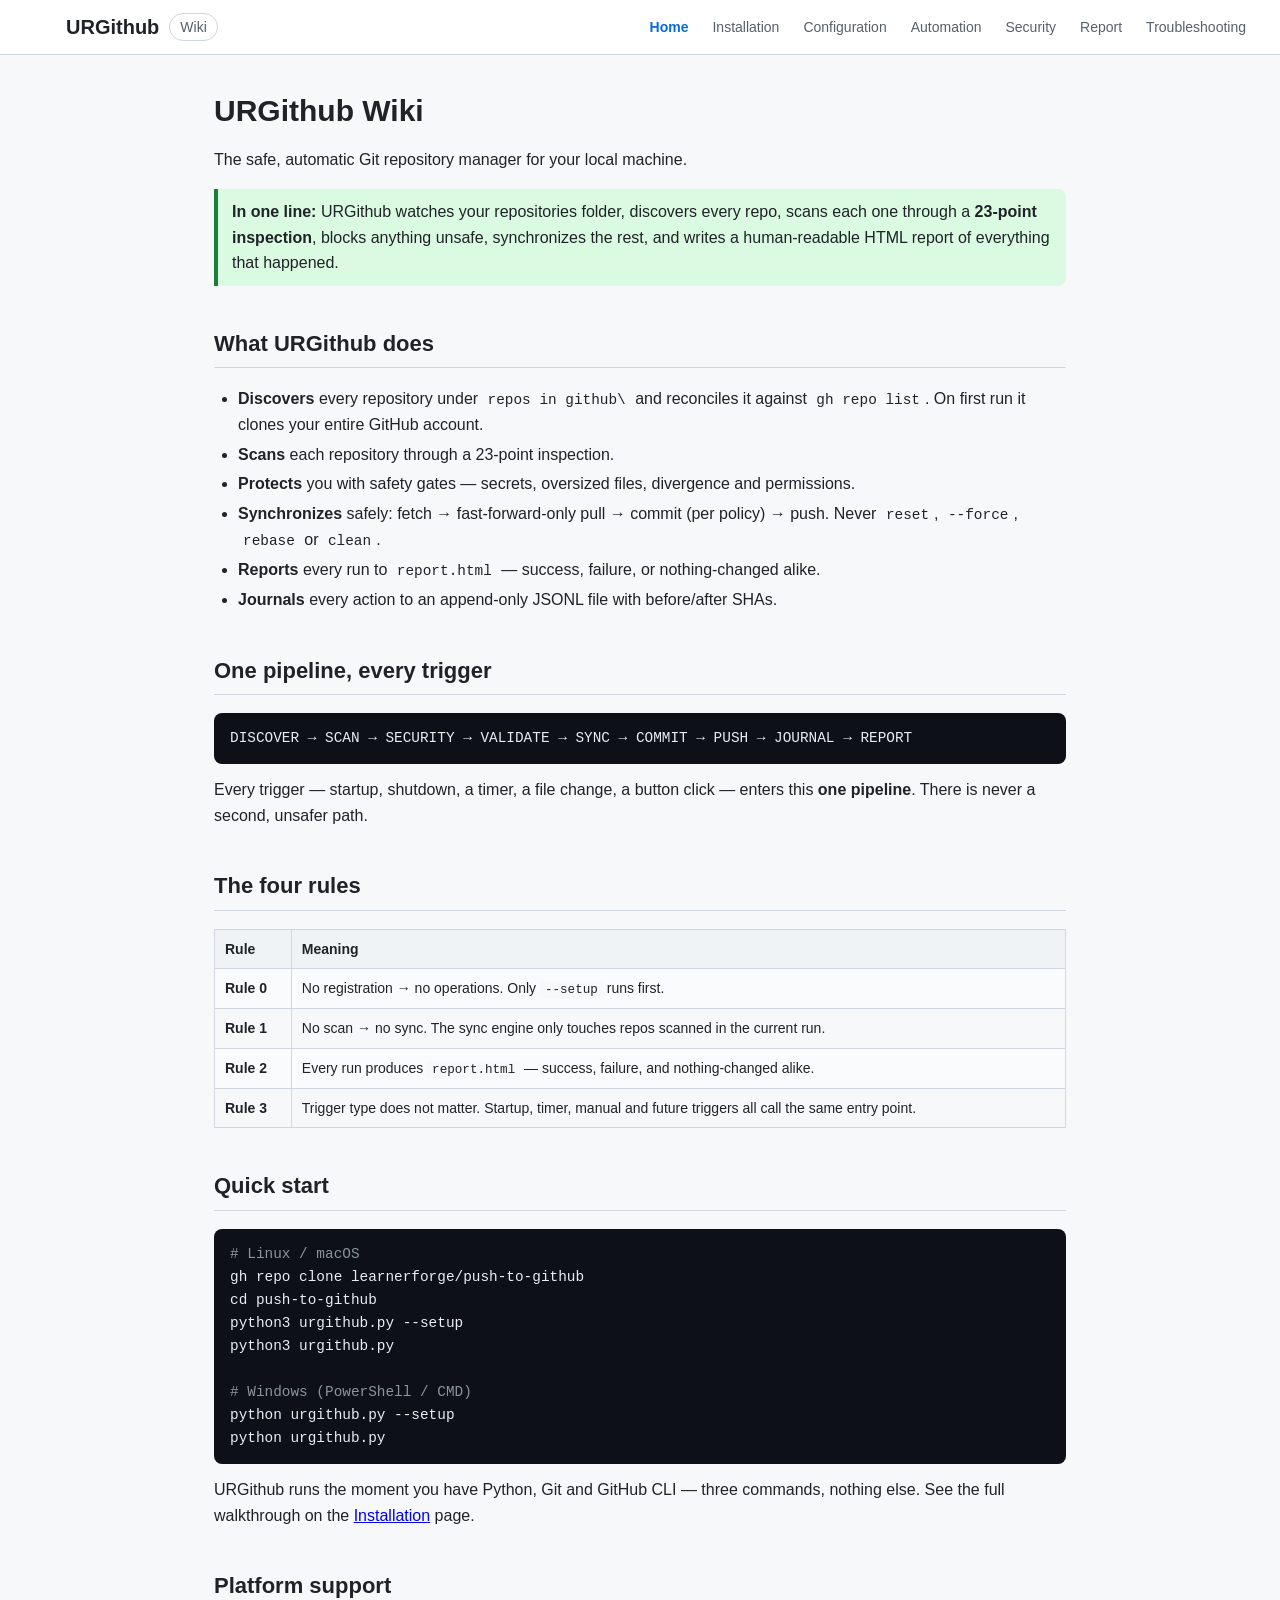
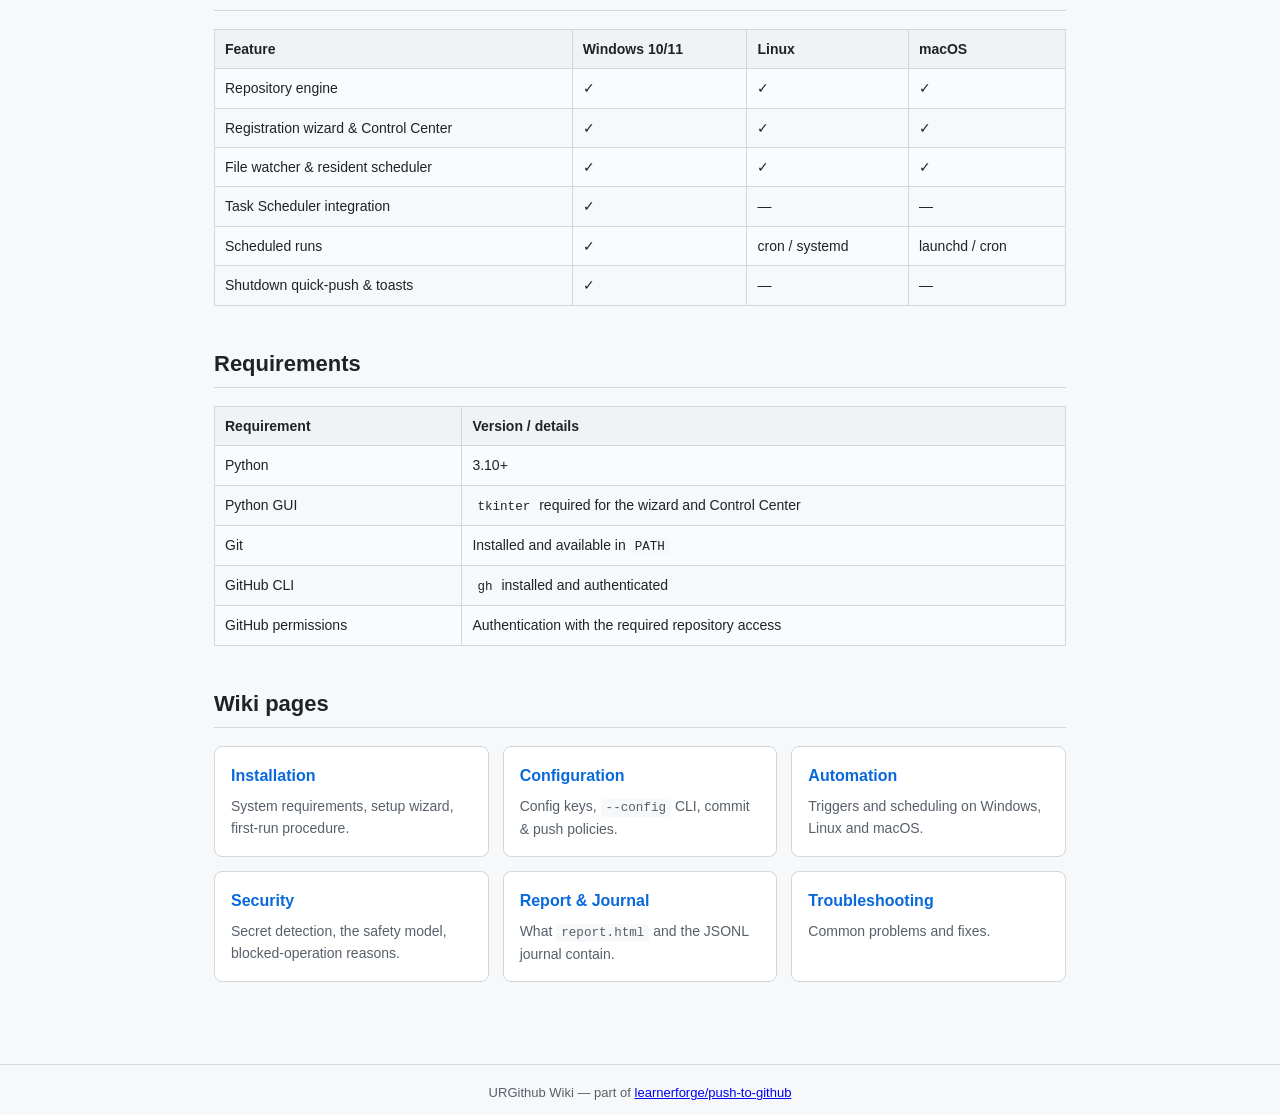
<file: wiki/index.html>
<!DOCTYPE html>
<html lang="en">
<head>
  <meta charset="utf-8">
  <meta name="viewport" content="width=device-width, initial-scale=1">
  <title>Home — URGithub Wiki</title>
  <link rel="stylesheet" href="style.css">
</head>
<body>
<header>
  <a class="brand" href="index.html"><img src="../assets/urgithub.svg" alt="URGithub icon"> URGithub <span class="wiki">Wiki</span></a>
  <nav>
    <a href="index.html" aria-current="page">Home</a>
    <a href="installation.html">Installation</a>
    <a href="configuration.html">Configuration</a>
    <a href="automation.html">Automation</a>
    <a href="security.html">Security</a>
    <a href="report.html">Report</a>
    <a href="troubleshooting.html">Troubleshooting</a>
  </nav>
</header>

<main>
  <h1>URGithub Wiki</h1>
  <p>The safe, automatic Git repository manager for your local machine.</p>

  <div class="callout ok">
    <strong>In one line:</strong> URGithub watches your repositories folder, discovers every repo, scans each one
    through a <strong>23-point inspection</strong>, blocks anything unsafe, synchronizes the rest, and writes a
    human-readable HTML report of everything that happened.
  </div>

  <h2>What URGithub does</h2>
  <ul>
    <li><strong>Discovers</strong> every repository under <code>repos in github\</code> and reconciles it against <code>gh repo list</code>. On first run it clones your entire GitHub account.</li>
    <li><strong>Scans</strong> each repository through a 23-point inspection.</li>
    <li><strong>Protects</strong> you with safety gates — secrets, oversized files, divergence and permissions.</li>
    <li><strong>Synchronizes</strong> safely: fetch → fast-forward-only pull → commit (per policy) → push. Never <code>reset</code>, <code>--force</code>, <code>rebase</code> or <code>clean</code>.</li>
    <li><strong>Reports</strong> every run to <code>report.html</code> — success, failure, or nothing-changed alike.</li>
    <li><strong>Journals</strong> every action to an append-only JSONL file with before/after SHAs.</li>
  </ul>

  <h2>One pipeline, every trigger</h2>
  <pre><code>DISCOVER → SCAN → SECURITY → VALIDATE → SYNC → COMMIT → PUSH → JOURNAL → REPORT</code></pre>
  <p>Every trigger — startup, shutdown, a timer, a file change, a button click — enters this <strong>one pipeline</strong>. There is never a second, unsafer path.</p>

  <h2>The four rules</h2>
  <table>
    <tr><th>Rule</th><th>Meaning</th></tr>
    <tr><td><strong>Rule 0</strong></td><td>No registration → no operations. Only <code>--setup</code> runs first.</td></tr>
    <tr><td><strong>Rule 1</strong></td><td>No scan → no sync. The sync engine only touches repos scanned in the current run.</td></tr>
    <tr><td><strong>Rule 2</strong></td><td>Every run produces <code>report.html</code> — success, failure, and nothing-changed alike.</td></tr>
    <tr><td><strong>Rule 3</strong></td><td>Trigger type does not matter. Startup, timer, manual and future triggers all call the same entry point.</td></tr>
  </table>

  <h2>Quick start</h2>
  <pre><code><span class="c"># Linux / macOS</span>
gh repo clone learnerforge/push-to-github
cd push-to-github
python3 urgithub.py --setup
python3 urgithub.py

<span class="c"># Windows (PowerShell / CMD)</span>
python urgithub.py --setup
python urgithub.py</code></pre>
  <p>URGithub runs the moment you have Python, Git and GitHub CLI — three commands, nothing else. See the full walkthrough on the <a href="installation.html">Installation</a> page.</p>

  <h2>Platform support</h2>
  <table>
    <tr><th>Feature</th><th>Windows 10/11</th><th>Linux</th><th>macOS</th></tr>
    <tr><td>Repository engine</td><td>✓</td><td>✓</td><td>✓</td></tr>
    <tr><td>Registration wizard &amp; Control Center</td><td>✓</td><td>✓</td><td>✓</td></tr>
    <tr><td>File watcher &amp; resident scheduler</td><td>✓</td><td>✓</td><td>✓</td></tr>
    <tr><td>Task Scheduler integration</td><td>✓</td><td>—</td><td>—</td></tr>
    <tr><td>Scheduled runs</td><td>✓</td><td>cron / systemd</td><td>launchd / cron</td></tr>
    <tr><td>Shutdown quick-push &amp; toasts</td><td>✓</td><td>—</td><td>—</td></tr>
  </table>

  <h2>Requirements</h2>
  <table>
    <tr><th>Requirement</th><th>Version / details</th></tr>
    <tr><td>Python</td><td>3.10+</td></tr>
    <tr><td>Python GUI</td><td><code>tkinter</code> required for the wizard and Control Center</td></tr>
    <tr><td>Git</td><td>Installed and available in <code>PATH</code></td></tr>
    <tr><td>GitHub CLI</td><td><code>gh</code> installed and authenticated</td></tr>
    <tr><td>GitHub permissions</td><td>Authentication with the required repository access</td></tr>
  </table>

  <h2>Wiki pages</h2>
  <div class="grid">
    <div class="card"><h3><a href="installation.html">Installation</a></h3><p>System requirements, setup wizard, first-run procedure.</p></div>
    <div class="card"><h3><a href="configuration.html">Configuration</a></h3><p>Config keys, <code>--config</code> CLI, commit &amp; push policies.</p></div>
    <div class="card"><h3><a href="automation.html">Automation</a></h3><p>Triggers and scheduling on Windows, Linux and macOS.</p></div>
    <div class="card"><h3><a href="security.html">Security</a></h3><p>Secret detection, the safety model, blocked-operation reasons.</p></div>
    <div class="card"><h3><a href="report.html">Report &amp; Journal</a></h3><p>What <code>report.html</code> and the JSONL journal contain.</p></div>
    <div class="card"><h3><a href="troubleshooting.html">Troubleshooting</a></h3><p>Common problems and fixes.</p></div>
  </div>
</main>

<footer>URGithub Wiki — part of <a href="https://github.com/learnerforge/push-to-github">learnerforge/push-to-github</a></footer>
</body>
</html>
</file>
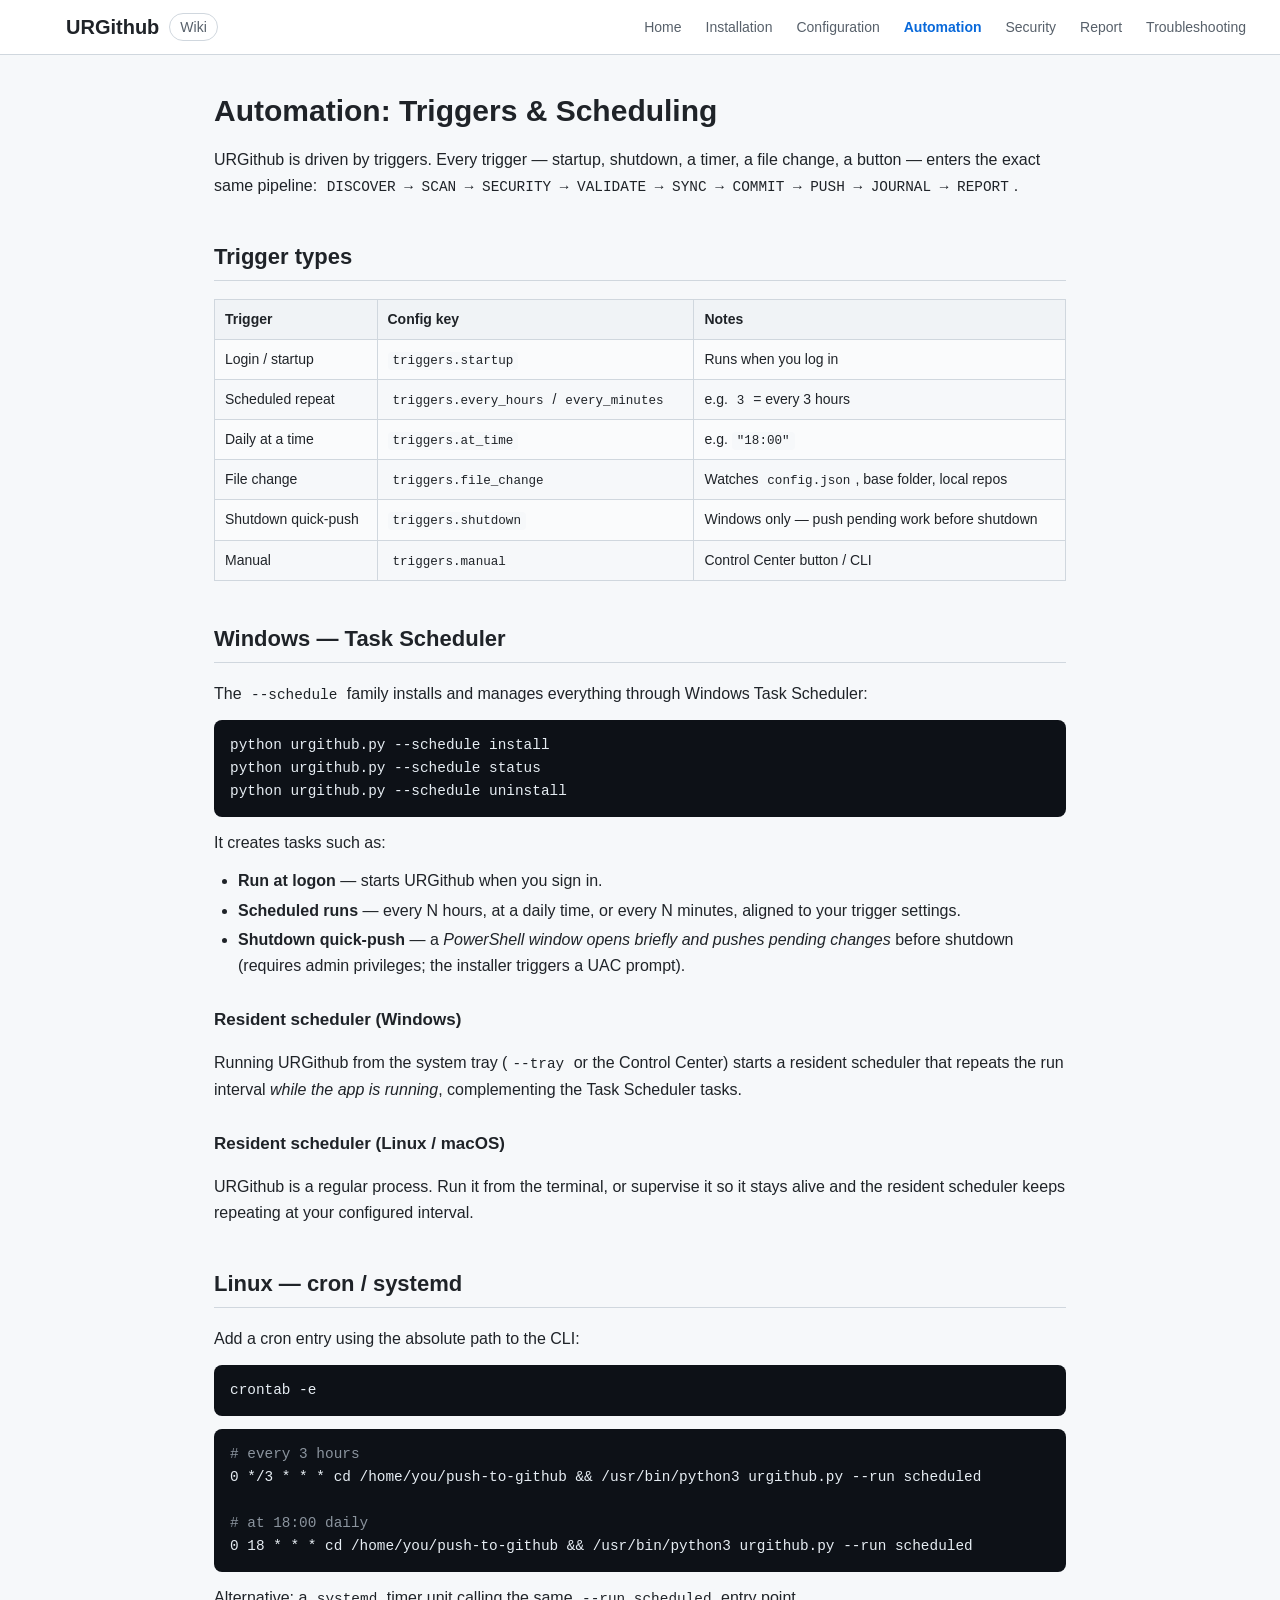
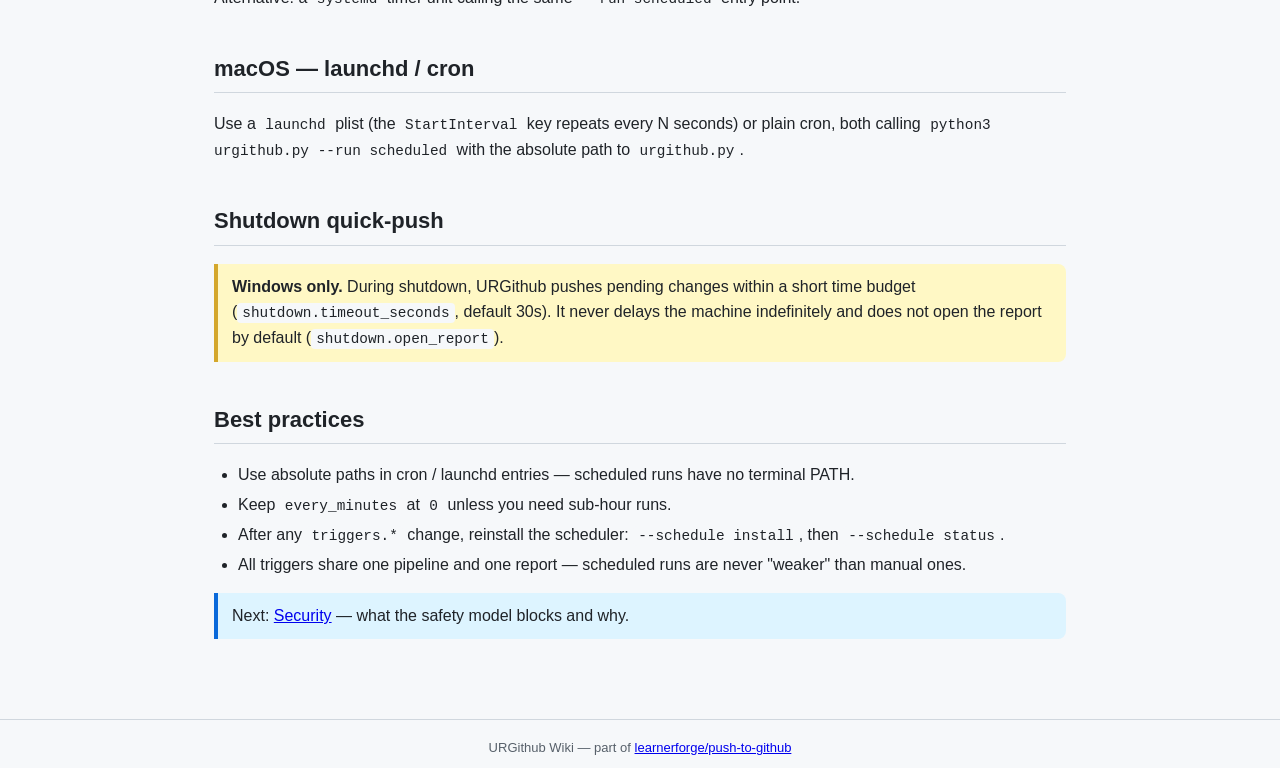
<file: wiki/automation.html>
<!DOCTYPE html>
<html lang="en">
<head>
  <meta charset="utf-8">
  <meta name="viewport" content="width=device-width, initial-scale=1">
  <title>Automation — URGithub Wiki</title>
  <link rel="stylesheet" href="style.css">
</head>
<body>
<header>
  <a class="brand" href="index.html"><img src="../assets/urgithub.svg" alt="URGithub icon"> URGithub <span class="wiki">Wiki</span></a>
  <nav>
    <a href="index.html">Home</a>
    <a href="installation.html">Installation</a>
    <a href="configuration.html">Configuration</a>
    <a href="automation.html" aria-current="page">Automation</a>
    <a href="security.html">Security</a>
    <a href="report.html">Report</a>
    <a href="troubleshooting.html">Troubleshooting</a>
  </nav>
</header>

<main>
  <h1>Automation: Triggers &amp; Scheduling</h1>
  <p>URGithub is driven by triggers. Every trigger — startup, shutdown, a timer, a file change, a button — enters the exact same pipeline: <code>DISCOVER → SCAN → SECURITY → VALIDATE → SYNC → COMMIT → PUSH → JOURNAL → REPORT</code>.</p>

  <h2>Trigger types</h2>
  <table>
    <tr><th>Trigger</th><th>Config key</th><th>Notes</th></tr>
    <tr><td>Login / startup</td><td><code>triggers.startup</code></td><td>Runs when you log in</td></tr>
    <tr><td>Scheduled repeat</td><td><code>triggers.every_hours</code> / <code>every_minutes</code></td><td>e.g. <code>3</code> = every 3 hours</td></tr>
    <tr><td>Daily at a time</td><td><code>triggers.at_time</code></td><td>e.g. <code>"18:00"</code></td></tr>
    <tr><td>File change</td><td><code>triggers.file_change</code></td><td>Watches <code>config.json</code>, base folder, local repos</td></tr>
    <tr><td>Shutdown quick-push</td><td><code>triggers.shutdown</code></td><td>Windows only — push pending work before shutdown</td></tr>
    <tr><td>Manual</td><td><code>triggers.manual</code></td><td>Control Center button / CLI</td></tr>
  </table>

  <h2>Windows — Task Scheduler</h2>
  <p>The <code>--schedule</code> family installs and manages everything through Windows Task Scheduler:</p>
  <pre><code>python urgithub.py --schedule install
python urgithub.py --schedule status
python urgithub.py --schedule uninstall</code></pre>
  <p>It creates tasks such as:</p>
  <ul>
    <li><strong>Run at logon</strong> — starts URGithub when you sign in.</li>
    <li><strong>Scheduled runs</strong> — every N hours, at a daily time, or every N minutes, aligned to your trigger settings.</li>
    <li><strong>Shutdown quick-push</strong> — a <em>PowerShell window opens briefly and pushes pending changes</em> before shutdown (requires admin privileges; the installer triggers a UAC prompt).</li>
  </ul>

  <h3>Resident scheduler (Windows)</h3>
  <p>Running URGithub from the system tray (<code>--tray</code> or the Control Center) starts a resident scheduler that repeats the run interval <em>while the app is running</em>, complementing the Task Scheduler tasks.</p>

  <h3>Resident scheduler (Linux / macOS)</h3>
  <p>URGithub is a regular process. Run it from the terminal, or supervise it so it stays alive and the resident scheduler keeps repeating at your configured interval.</p>

  <h2>Linux — cron / systemd</h2>
  <p>Add a cron entry using the absolute path to the CLI:</p>
  <pre><code>crontab -e</code></pre>
  <pre><code><span class="c"># every 3 hours</span>
0 */3 * * * cd /home/you/push-to-github && /usr/bin/python3 urgithub.py --run scheduled

<span class="c"># at 18:00 daily</span>
0 18 * * * cd /home/you/push-to-github && /usr/bin/python3 urgithub.py --run scheduled</code></pre>
  <p>Alternative: a <code>systemd</code> timer unit calling the same <code>--run scheduled</code> entry point.</p>

  <h2>macOS — launchd / cron</h2>
  <p>Use a <code>launchd</code> plist (the <code>StartInterval</code> key repeats every N seconds) or plain cron, both calling <code>python3 urgithub.py --run scheduled</code> with the absolute path to <code>urgithub.py</code>.</p>

  <h2>Shutdown quick-push</h2>
  <div class="callout warn">
    <strong>Windows only.</strong> During shutdown, URGithub pushes pending changes within a short time budget
    (<code>shutdown.timeout_seconds</code>, default 30s). It never delays the machine indefinitely and does not open the report by default (<code>shutdown.open_report</code>).
  </div>

  <h2>Best practices</h2>
  <ul>
    <li>Use absolute paths in cron / launchd entries — scheduled runs have no terminal PATH.</li>
    <li>Keep <code>every_minutes</code> at <code>0</code> unless you need sub-hour runs.</li>
    <li>After any <code>triggers.*</code> change, reinstall the scheduler: <code>--schedule install</code>, then <code>--schedule status</code>.</li>
    <li>All triggers share one pipeline and one report — scheduled runs are never "weaker" than manual ones.</li>
  </ul>

  <div class="callout">
    Next: <a href="security.html">Security</a> — what the safety model blocks and why.
  </div>
</main>

<footer>URGithub Wiki — part of <a href="https://github.com/learnerforge/push-to-github">learnerforge/push-to-github</a></footer>
</body>
</html>
</file>
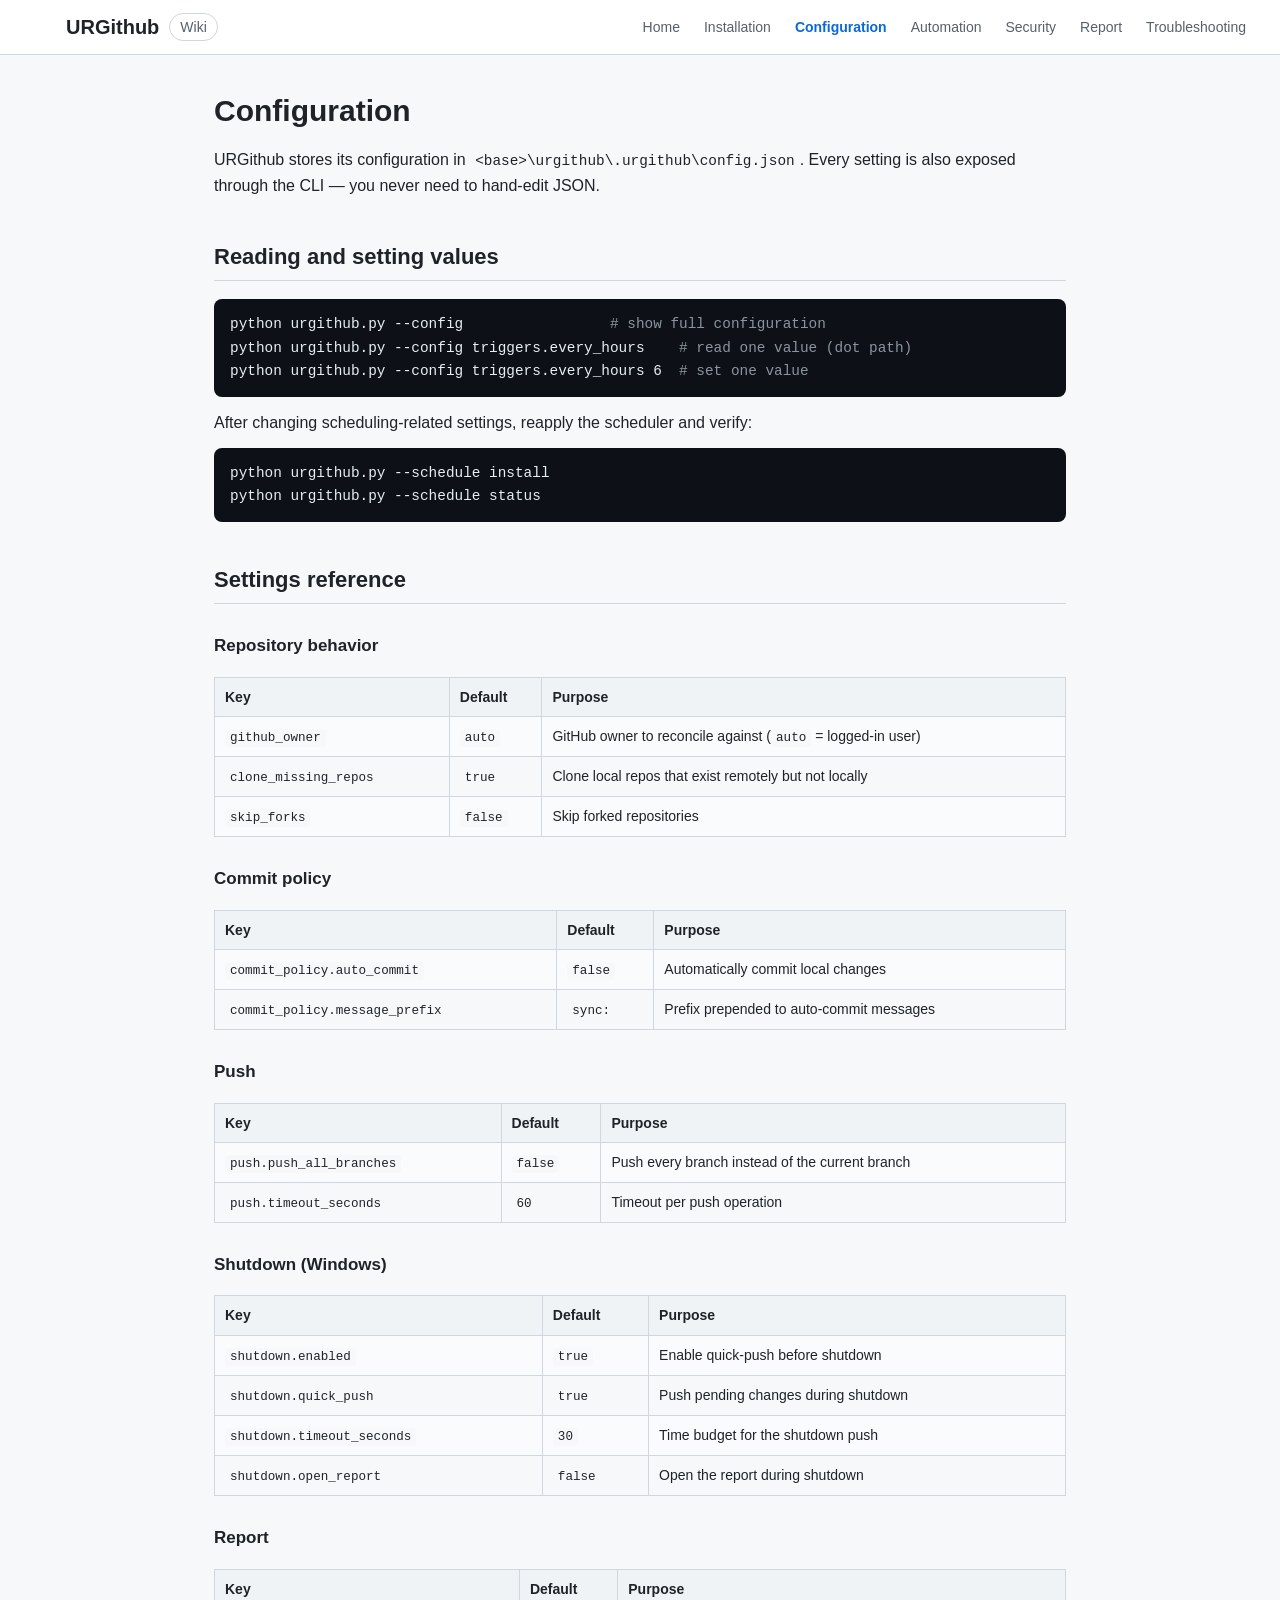
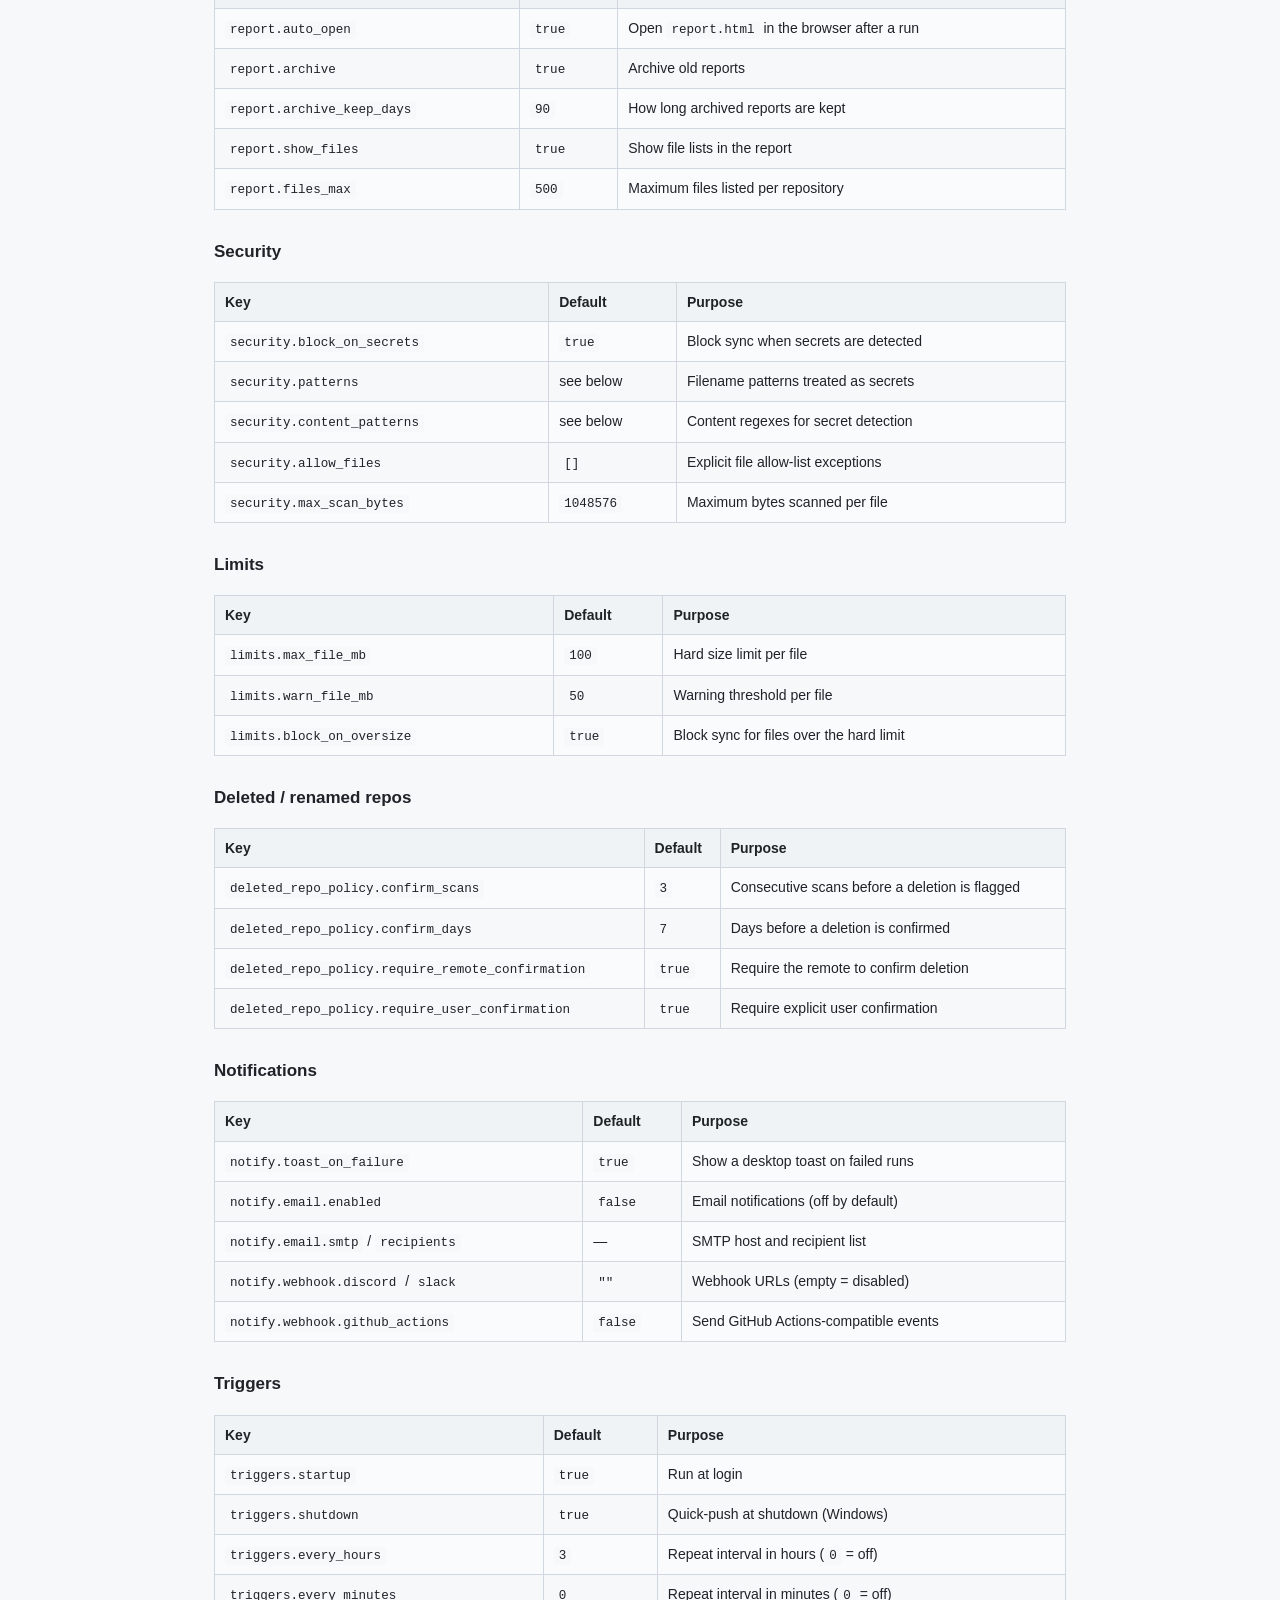
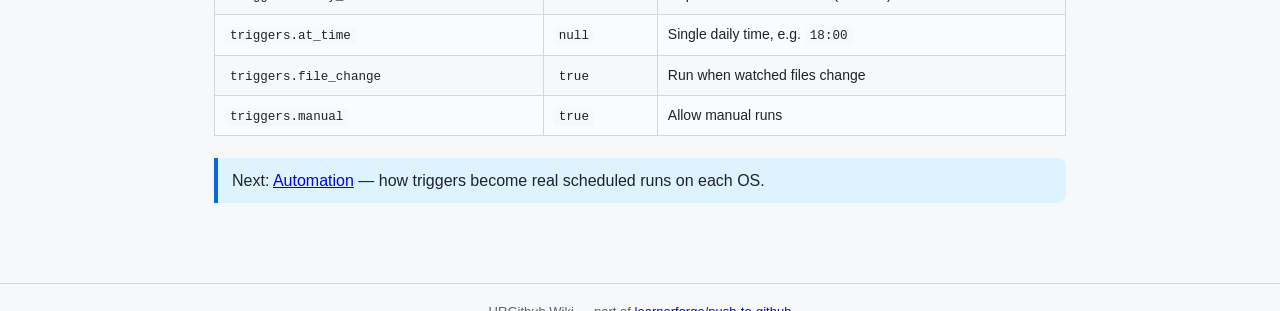
<file: wiki/configuration.html>
<!DOCTYPE html>
<html lang="en">
<head>
  <meta charset="utf-8">
  <meta name="viewport" content="width=device-width, initial-scale=1">
  <title>Configuration — URGithub Wiki</title>
  <link rel="stylesheet" href="style.css">
</head>
<body>
<header>
  <a class="brand" href="index.html"><img src="../assets/urgithub.svg" alt="URGithub icon"> URGithub <span class="wiki">Wiki</span></a>
  <nav>
    <a href="index.html">Home</a>
    <a href="installation.html">Installation</a>
    <a href="configuration.html" aria-current="page">Configuration</a>
    <a href="automation.html">Automation</a>
    <a href="security.html">Security</a>
    <a href="report.html">Report</a>
    <a href="troubleshooting.html">Troubleshooting</a>
  </nav>
</header>

<main>
  <h1>Configuration</h1>
  <p>URGithub stores its configuration in <code>&lt;base&gt;\urgithub\.urgithub\config.json</code>. Every setting is also exposed through the CLI — you never need to hand-edit JSON.</p>

  <h2>Reading and setting values</h2>
  <pre><code>python urgithub.py --config                 <span class="c"># show full configuration</span>
python urgithub.py --config triggers.every_hours    <span class="c"># read one value (dot path)</span>
python urgithub.py --config triggers.every_hours 6  <span class="c"># set one value</span></code></pre>
  <p>After changing scheduling-related settings, reapply the scheduler and verify:</p>
  <pre><code>python urgithub.py --schedule install
python urgithub.py --schedule status</code></pre>

  <h2>Settings reference</h2>

  <h3>Repository behavior</h3>
  <table>
    <tr><th>Key</th><th>Default</th><th>Purpose</th></tr>
    <tr><td><code>github_owner</code></td><td><code>auto</code></td><td>GitHub owner to reconcile against (<code>auto</code> = logged-in user)</td></tr>
    <tr><td><code>clone_missing_repos</code></td><td><code>true</code></td><td>Clone local repos that exist remotely but not locally</td></tr>
    <tr><td><code>skip_forks</code></td><td><code>false</code></td><td>Skip forked repositories</td></tr>
  </table>

  <h3>Commit policy</h3>
  <table>
    <tr><th>Key</th><th>Default</th><th>Purpose</th></tr>
    <tr><td><code>commit_policy.auto_commit</code></td><td><code>false</code></td><td>Automatically commit local changes</td></tr>
    <tr><td><code>commit_policy.message_prefix</code></td><td><code>sync:</code></td><td>Prefix prepended to auto-commit messages</td></tr>
  </table>

  <h3>Push</h3>
  <table>
    <tr><th>Key</th><th>Default</th><th>Purpose</th></tr>
    <tr><td><code>push.push_all_branches</code></td><td><code>false</code></td><td>Push every branch instead of the current branch</td></tr>
    <tr><td><code>push.timeout_seconds</code></td><td><code>60</code></td><td>Timeout per push operation</td></tr>
  </table>

  <h3>Shutdown (Windows)</h3>
  <table>
    <tr><th>Key</th><th>Default</th><th>Purpose</th></tr>
    <tr><td><code>shutdown.enabled</code></td><td><code>true</code></td><td>Enable quick-push before shutdown</td></tr>
    <tr><td><code>shutdown.quick_push</code></td><td><code>true</code></td><td>Push pending changes during shutdown</td></tr>
    <tr><td><code>shutdown.timeout_seconds</code></td><td><code>30</code></td><td>Time budget for the shutdown push</td></tr>
    <tr><td><code>shutdown.open_report</code></td><td><code>false</code></td><td>Open the report during shutdown</td></tr>
  </table>

  <h3>Report</h3>
  <table>
    <tr><th>Key</th><th>Default</th><th>Purpose</th></tr>
    <tr><td><code>report.auto_open</code></td><td><code>true</code></td><td>Open <code>report.html</code> in the browser after a run</td></tr>
    <tr><td><code>report.archive</code></td><td><code>true</code></td><td>Archive old reports</td></tr>
    <tr><td><code>report.archive_keep_days</code></td><td><code>90</code></td><td>How long archived reports are kept</td></tr>
    <tr><td><code>report.show_files</code></td><td><code>true</code></td><td>Show file lists in the report</td></tr>
    <tr><td><code>report.files_max</code></td><td><code>500</code></td><td>Maximum files listed per repository</td></tr>
  </table>

  <h3>Security</h3>
  <table>
    <tr><th>Key</th><th>Default</th><th>Purpose</th></tr>
    <tr><td><code>security.block_on_secrets</code></td><td><code>true</code></td><td>Block sync when secrets are detected</td></tr>
    <tr><td><code>security.patterns</code></td><td>see below</td><td>Filename patterns treated as secrets</td></tr>
    <tr><td><code>security.content_patterns</code></td><td>see below</td><td>Content regexes for secret detection</td></tr>
    <tr><td><code>security.allow_files</code></td><td><code>[]</code></td><td>Explicit file allow-list exceptions</td></tr>
    <tr><td><code>security.max_scan_bytes</code></td><td><code>1048576</code></td><td>Maximum bytes scanned per file</td></tr>
  </table>

  <h3>Limits</h3>
  <table>
    <tr><th>Key</th><th>Default</th><th>Purpose</th></tr>
    <tr><td><code>limits.max_file_mb</code></td><td><code>100</code></td><td>Hard size limit per file</td></tr>
    <tr><td><code>limits.warn_file_mb</code></td><td><code>50</code></td><td>Warning threshold per file</td></tr>
    <tr><td><code>limits.block_on_oversize</code></td><td><code>true</code></td><td>Block sync for files over the hard limit</td></tr>
  </table>

  <h3>Deleted / renamed repos</h3>
  <table>
    <tr><th>Key</th><th>Default</th><th>Purpose</th></tr>
    <tr><td><code>deleted_repo_policy.confirm_scans</code></td><td><code>3</code></td><td>Consecutive scans before a deletion is flagged</td></tr>
    <tr><td><code>deleted_repo_policy.confirm_days</code></td><td><code>7</code></td><td>Days before a deletion is confirmed</td></tr>
    <tr><td><code>deleted_repo_policy.require_remote_confirmation</code></td><td><code>true</code></td><td>Require the remote to confirm deletion</td></tr>
    <tr><td><code>deleted_repo_policy.require_user_confirmation</code></td><td><code>true</code></td><td>Require explicit user confirmation</td></tr>
  </table>

  <h3>Notifications</h3>
  <table>
    <tr><th>Key</th><th>Default</th><th>Purpose</th></tr>
    <tr><td><code>notify.toast_on_failure</code></td><td><code>true</code></td><td>Show a desktop toast on failed runs</td></tr>
    <tr><td><code>notify.email.enabled</code></td><td><code>false</code></td><td>Email notifications (off by default)</td></tr>
    <tr><td><code>notify.email.smtp</code> / <code>recipients</code></td><td>—</td><td>SMTP host and recipient list</td></tr>
    <tr><td><code>notify.webhook.discord</code> / <code>slack</code></td><td><code>""</code></td><td>Webhook URLs (empty = disabled)</td></tr>
    <tr><td><code>notify.webhook.github_actions</code></td><td><code>false</code></td><td>Send GitHub Actions-compatible events</td></tr>
  </table>

  <h3>Triggers</h3>
  <table>
    <tr><th>Key</th><th>Default</th><th>Purpose</th></tr>
    <tr><td><code>triggers.startup</code></td><td><code>true</code></td><td>Run at login</td></tr>
    <tr><td><code>triggers.shutdown</code></td><td><code>true</code></td><td>Quick-push at shutdown (Windows)</td></tr>
    <tr><td><code>triggers.every_hours</code></td><td><code>3</code></td><td>Repeat interval in hours (<code>0</code> = off)</td></tr>
    <tr><td><code>triggers.every_minutes</code></td><td><code>0</code></td><td>Repeat interval in minutes (<code>0</code> = off)</td></tr>
    <tr><td><code>triggers.at_time</code></td><td><code>null</code></td><td>Single daily time, e.g. <code>18:00</code></td></tr>
    <tr><td><code>triggers.file_change</code></td><td><code>true</code></td><td>Run when watched files change</td></tr>
    <tr><td><code>triggers.manual</code></td><td><code>true</code></td><td>Allow manual runs</td></tr>
  </table>

  <div class="callout">
    Next: <a href="automation.html">Automation</a> — how triggers become real scheduled runs on each OS.
  </div>
</main>

<footer>URGithub Wiki — part of <a href="https://github.com/learnerforge/push-to-github">learnerforge/push-to-github</a></footer>
</body>
</html>
</file>
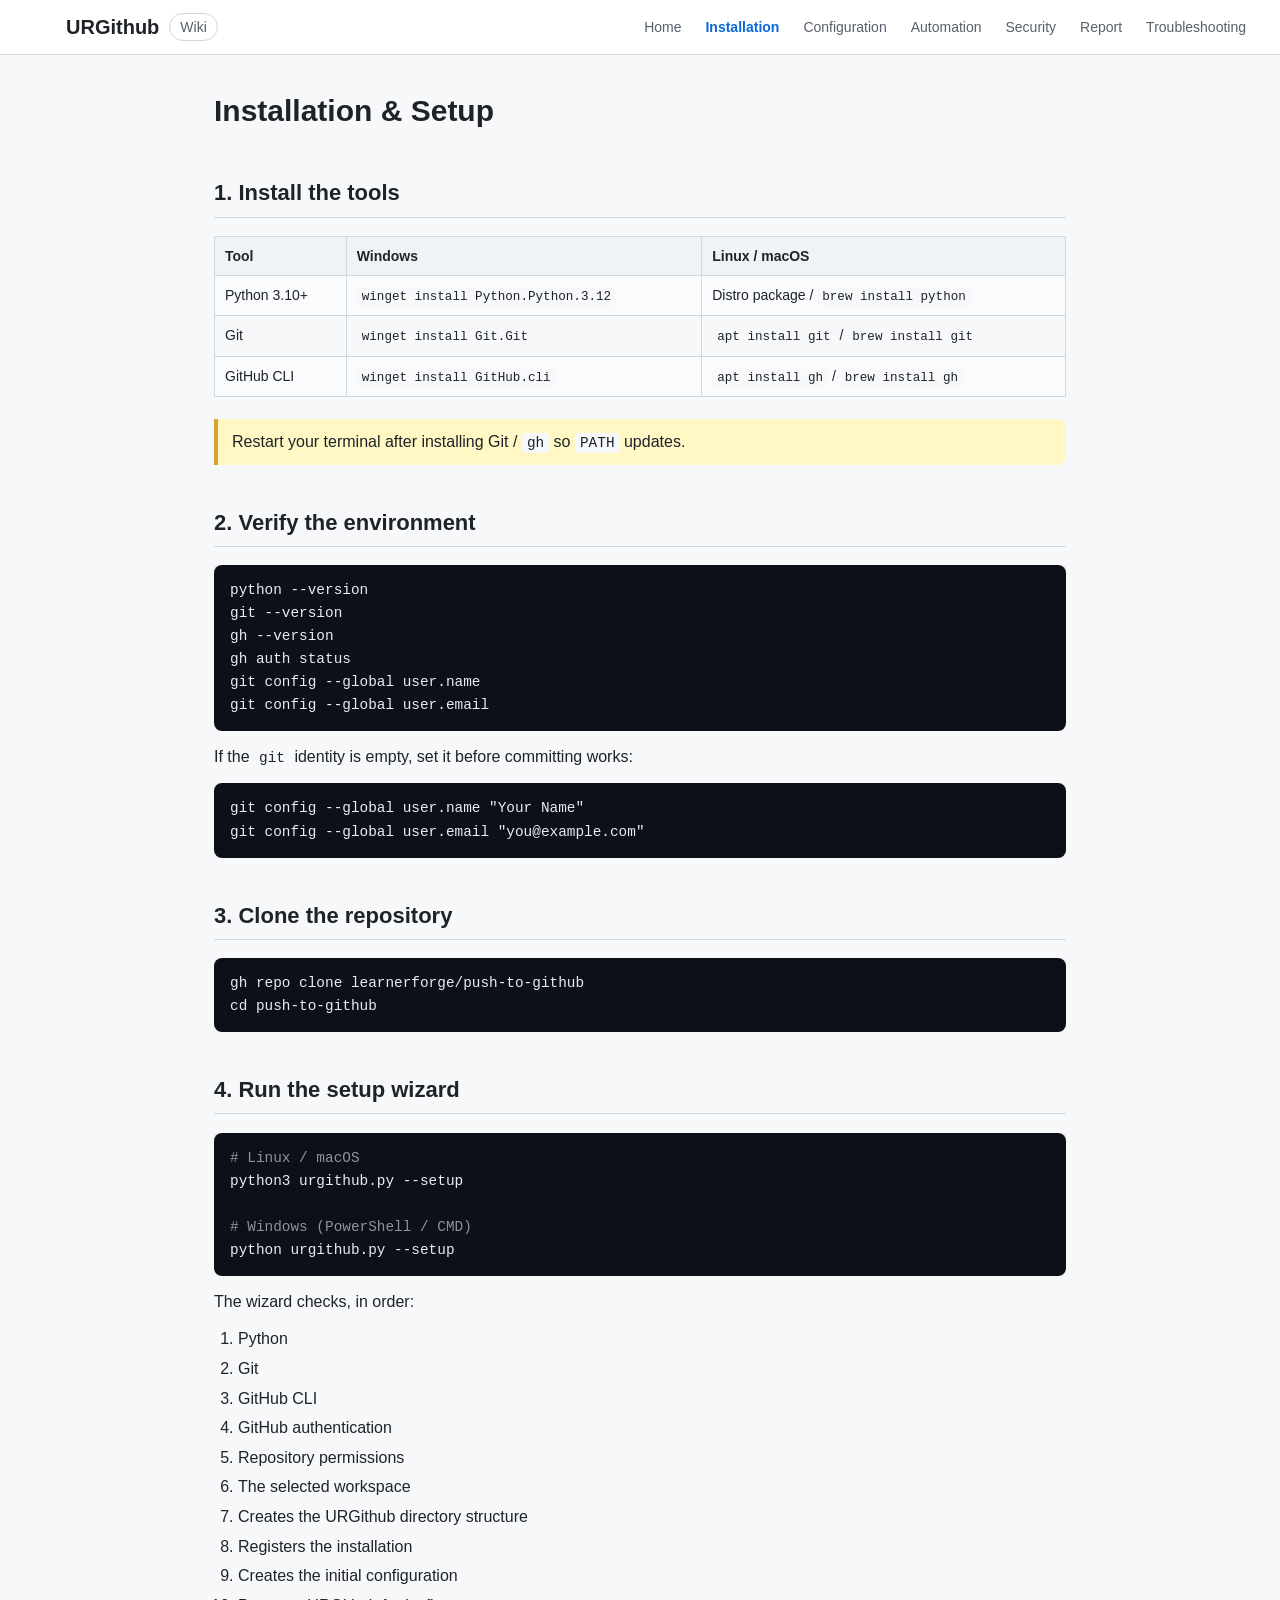
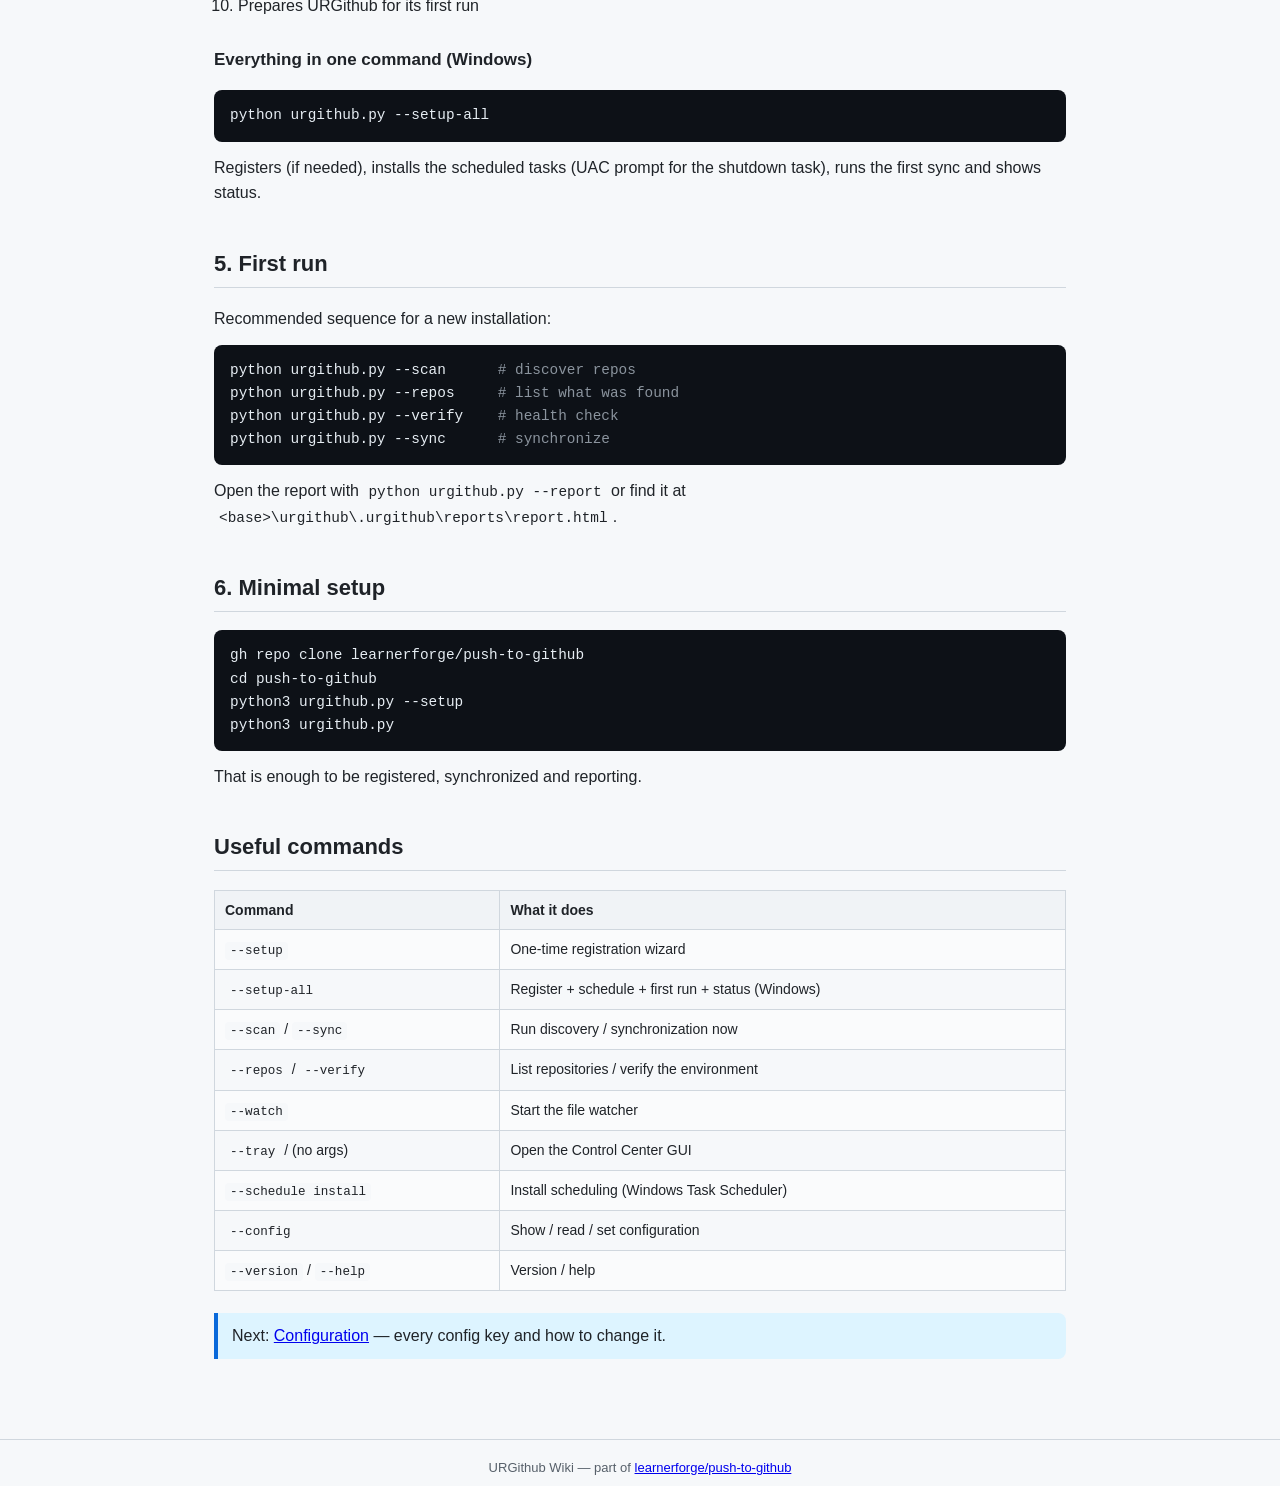
<file: wiki/installation.html>
<!DOCTYPE html>
<html lang="en">
<head>
  <meta charset="utf-8">
  <meta name="viewport" content="width=device-width, initial-scale=1">
  <title>Installation — URGithub Wiki</title>
  <link rel="stylesheet" href="style.css">
</head>
<body>
<header>
  <a class="brand" href="index.html"><img src="../assets/urgithub.svg" alt="URGithub icon"> URGithub <span class="wiki">Wiki</span></a>
  <nav>
    <a href="index.html">Home</a>
    <a href="installation.html" aria-current="page">Installation</a>
    <a href="configuration.html">Configuration</a>
    <a href="automation.html">Automation</a>
    <a href="security.html">Security</a>
    <a href="report.html">Report</a>
    <a href="troubleshooting.html">Troubleshooting</a>
  </nav>
</header>

<main>
  <h1>Installation &amp; Setup</h1>

  <h2>1. Install the tools</h2>
  <table>
    <tr><th>Tool</th><th>Windows</th><th>Linux / macOS</th></tr>
    <tr><td>Python 3.10+</td><td><code>winget install Python.Python.3.12</code></td><td>Distro package / <code>brew install python</code></td></tr>
    <tr><td>Git</td><td><code>winget install Git.Git</code></td><td><code>apt install git</code> / <code>brew install git</code></td></tr>
    <tr><td>GitHub CLI</td><td><code>winget install GitHub.cli</code></td><td><code>apt install gh</code> / <code>brew install gh</code></td></tr>
  </table>
  <div class="callout warn">
    Restart your terminal after installing Git / <code>gh</code> so <code>PATH</code> updates.
  </div>

  <h2>2. Verify the environment</h2>
  <pre><code>python --version
git --version
gh --version
gh auth status
git config --global user.name
git config --global user.email</code></pre>
  <p>If the <code>git</code> identity is empty, set it before committing works:</p>
  <pre><code>git config --global user.name "Your Name"
git config --global user.email "you@example.com"</code></pre>

  <h2>3. Clone the repository</h2>
  <pre><code>gh repo clone learnerforge/push-to-github
cd push-to-github</code></pre>

  <h2>4. Run the setup wizard</h2>
  <pre><code><span class="c"># Linux / macOS</span>
python3 urgithub.py --setup

<span class="c"># Windows (PowerShell / CMD)</span>
python urgithub.py --setup</code></pre>
  <p>The wizard checks, in order:</p>
  <ol>
    <li>Python</li>
    <li>Git</li>
    <li>GitHub CLI</li>
    <li>GitHub authentication</li>
    <li>Repository permissions</li>
    <li>The selected workspace</li>
    <li>Creates the URGithub directory structure</li>
    <li>Registers the installation</li>
    <li>Creates the initial configuration</li>
    <li>Prepares URGithub for its first run</li>
  </ol>

  <h3>Everything in one command (Windows)</h3>
  <pre><code>python urgithub.py --setup-all</code></pre>
  <p>Registers (if needed), installs the scheduled tasks (UAC prompt for the shutdown task), runs the first sync and shows status.</p>

  <h2>5. First run</h2>
  <p>Recommended sequence for a new installation:</p>
  <pre><code>python urgithub.py --scan      <span class="c"># discover repos</span>
python urgithub.py --repos     <span class="c"># list what was found</span>
python urgithub.py --verify    <span class="c"># health check</span>
python urgithub.py --sync      <span class="c"># synchronize</span></code></pre>
  <p>Open the report with <code>python urgithub.py --report</code> or find it at
  <code>&lt;base&gt;\urgithub\.urgithub\reports\report.html</code>.</p>

  <h2>6. Minimal setup</h2>
  <pre><code>gh repo clone learnerforge/push-to-github
cd push-to-github
python3 urgithub.py --setup
python3 urgithub.py</code></pre>
  <p>That is enough to be registered, synchronized and reporting.</p>

  <h2>Useful commands</h2>
  <table>
    <tr><th>Command</th><th>What it does</th></tr>
    <tr><td><code>--setup</code></td><td>One-time registration wizard</td></tr>
    <tr><td><code>--setup-all</code></td><td>Register + schedule + first run + status (Windows)</td></tr>
    <tr><td><code>--scan</code> / <code>--sync</code></td><td>Run discovery / synchronization now</td></tr>
    <tr><td><code>--repos</code> / <code>--verify</code></td><td>List repositories / verify the environment</td></tr>
    <tr><td><code>--watch</code></td><td>Start the file watcher</td></tr>
    <tr><td><code>--tray</code> / (no args)</td><td>Open the Control Center GUI</td></tr>
    <tr><td><code>--schedule install</code></td><td>Install scheduling (Windows Task Scheduler)</td></tr>
    <tr><td><code>--config</code></td><td>Show / read / set configuration</td></tr>
    <tr><td><code>--version</code> / <code>--help</code></td><td>Version / help</td></tr>
  </table>

  <div class="callout">
    Next: <a href="configuration.html">Configuration</a> — every config key and how to change it.
  </div>
</main>

<footer>URGithub Wiki — part of <a href="https://github.com/learnerforge/push-to-github">learnerforge/push-to-github</a></footer>
</body>
</html>
</file>
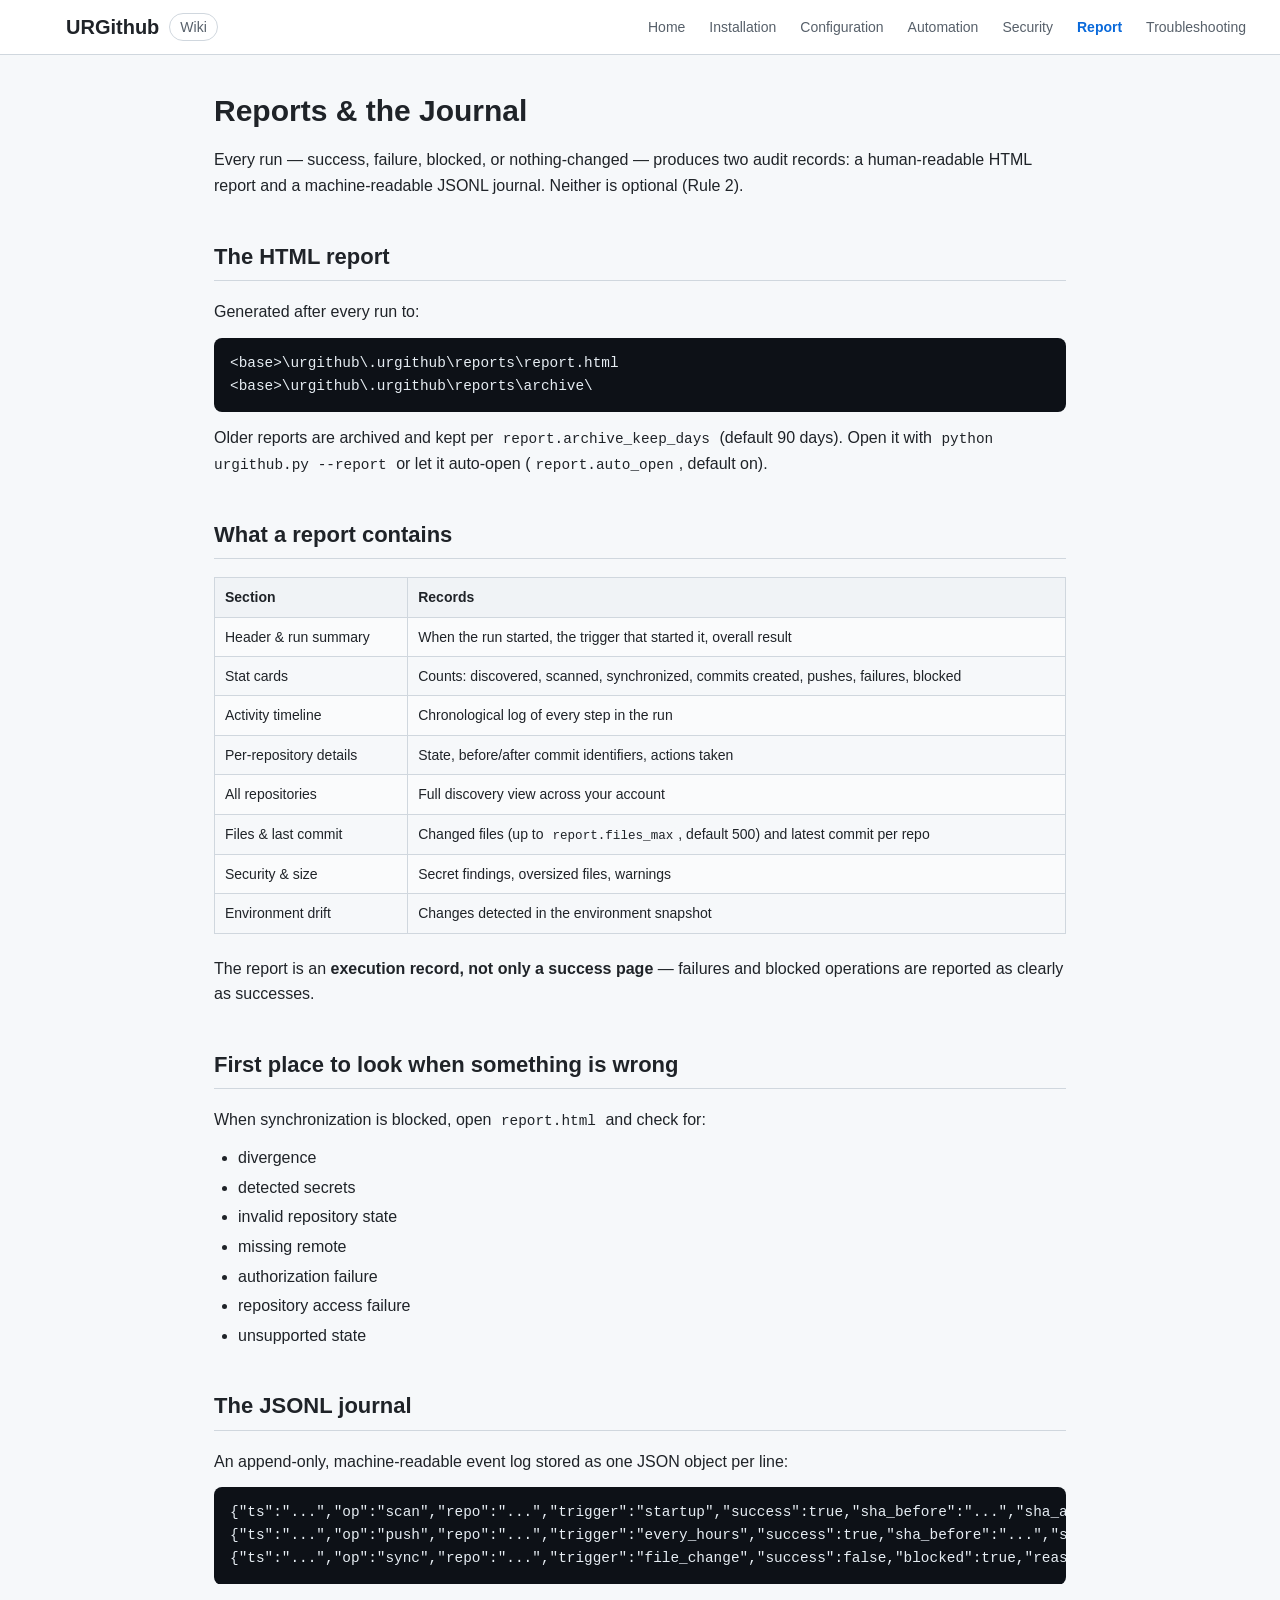
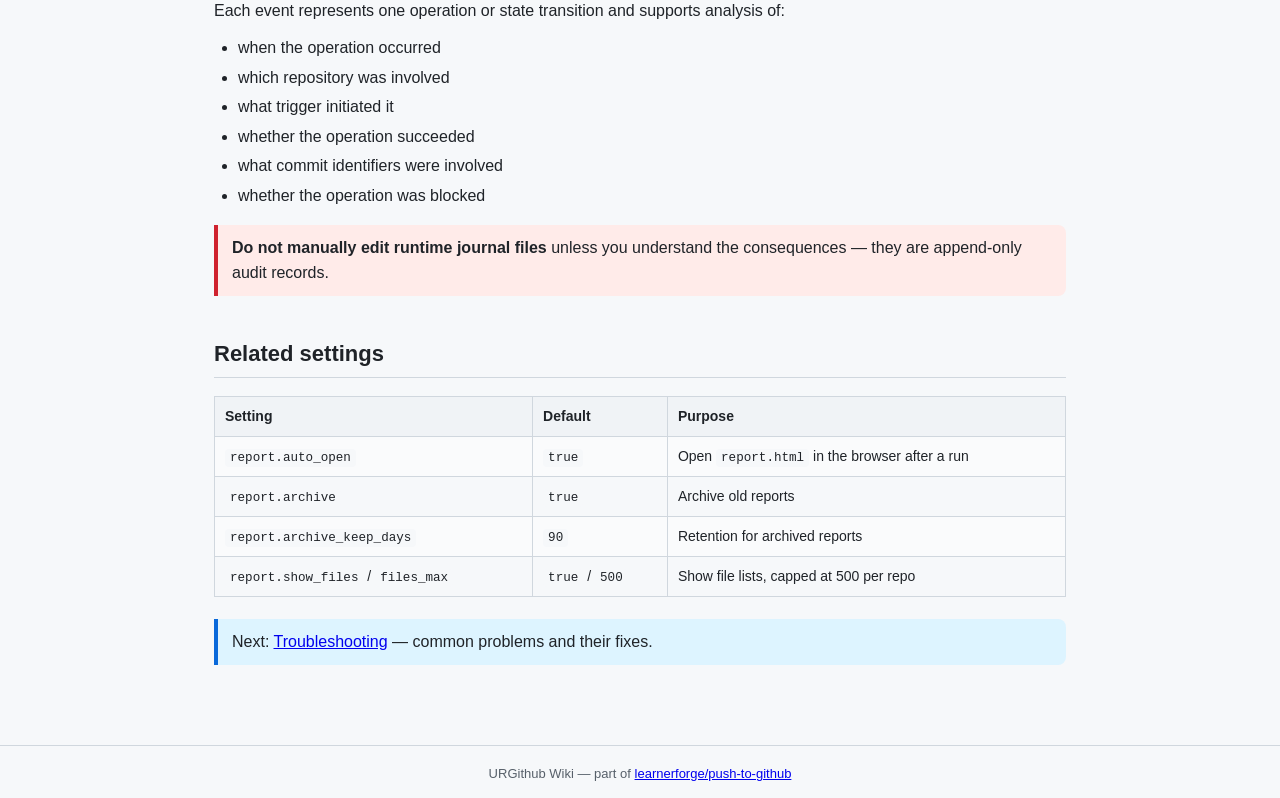
<file: wiki/report.html>
<!DOCTYPE html>
<html lang="en">
<head>
  <meta charset="utf-8">
  <meta name="viewport" content="width=device-width, initial-scale=1">
  <title>Report &amp; Journal — URGithub Wiki</title>
  <link rel="stylesheet" href="style.css">
</head>
<body>
<header>
  <a class="brand" href="index.html"><img src="../assets/urgithub.svg" alt="URGithub icon"> URGithub <span class="wiki">Wiki</span></a>
  <nav>
    <a href="index.html">Home</a>
    <a href="installation.html">Installation</a>
    <a href="configuration.html">Configuration</a>
    <a href="automation.html">Automation</a>
    <a href="security.html">Security</a>
    <a href="report.html" aria-current="page">Report</a>
    <a href="troubleshooting.html">Troubleshooting</a>
  </nav>
</header>

<main>
  <h1>Reports &amp; the Journal</h1>
  <p>Every run — success, failure, blocked, or nothing-changed — produces two audit records: a human-readable HTML report and a machine-readable JSONL journal. Neither is optional (Rule 2).</p>

  <h2>The HTML report</h2>
  <p>Generated after every run to:</p>
  <pre><code>&lt;base&gt;\urgithub\.urgithub\reports\report.html
&lt;base&gt;\urgithub\.urgithub\reports\archive\</code></pre>
  <p>Older reports are archived and kept per <code>report.archive_keep_days</code> (default 90 days). Open it with <code>python urgithub.py --report</code> or let it auto-open (<code>report.auto_open</code>, default on).</p>

  <h2>What a report contains</h2>
  <table>
    <tr><th>Section</th><th>Records</th></tr>
    <tr><td>Header &amp; run summary</td><td>When the run started, the trigger that started it, overall result</td></tr>
    <tr><td>Stat cards</td><td>Counts: discovered, scanned, synchronized, commits created, pushes, failures, blocked</td></tr>
    <tr><td>Activity timeline</td><td>Chronological log of every step in the run</td></tr>
    <tr><td>Per-repository details</td><td>State, before/after commit identifiers, actions taken</td></tr>
    <tr><td>All repositories</td><td>Full discovery view across your account</td></tr>
    <tr><td>Files &amp; last commit</td><td>Changed files (up to <code>report.files_max</code>, default 500) and latest commit per repo</td></tr>
    <tr><td>Security &amp; size</td><td>Secret findings, oversized files, warnings</td></tr>
    <tr><td>Environment drift</td><td>Changes detected in the environment snapshot</td></tr>
  </table>
  <p>The report is an <strong>execution record, not only a success page</strong> — failures and blocked operations are reported as clearly as successes.</p>

  <h2>First place to look when something is wrong</h2>
  <p>When synchronization is blocked, open <code>report.html</code> and check for:</p>
  <ul>
    <li>divergence</li>
    <li>detected secrets</li>
    <li>invalid repository state</li>
    <li>missing remote</li>
    <li>authorization failure</li>
    <li>repository access failure</li>
    <li>unsupported state</li>
  </ul>

  <h2>The JSONL journal</h2>
  <p>An append-only, machine-readable event log stored as one JSON object per line:</p>
  <pre><code>{"ts":"...","op":"scan","repo":"...","trigger":"startup","success":true,"sha_before":"...","sha_after":"...","blocked":false}
{"ts":"...","op":"push","repo":"...","trigger":"every_hours","success":true,"sha_before":"...","sha_after":"..."}
{"ts":"...","op":"sync","repo":"...","trigger":"file_change","success":false,"blocked":true,"reason":"secrets"}</code></pre>
  <p>Each event represents one operation or state transition and supports analysis of:</p>
  <ul>
    <li>when the operation occurred</li>
    <li>which repository was involved</li>
    <li>what trigger initiated it</li>
    <li>whether the operation succeeded</li>
    <li>what commit identifiers were involved</li>
    <li>whether the operation was blocked</li>
  </ul>

  <div class="callout danger">
    <strong>Do not manually edit runtime journal files</strong> unless you understand the consequences — they are append-only audit records.
  </div>

  <h2>Related settings</h2>
  <table>
    <tr><th>Setting</th><th>Default</th><th>Purpose</th></tr>
    <tr><td><code>report.auto_open</code></td><td><code>true</code></td><td>Open <code>report.html</code> in the browser after a run</td></tr>
    <tr><td><code>report.archive</code></td><td><code>true</code></td><td>Archive old reports</td></tr>
    <tr><td><code>report.archive_keep_days</code></td><td><code>90</code></td><td>Retention for archived reports</td></tr>
    <tr><td><code>report.show_files</code> / <code>files_max</code></td><td><code>true</code> / <code>500</code></td><td>Show file lists, capped at 500 per repo</td></tr>
  </table>

  <div class="callout">
    Next: <a href="troubleshooting.html">Troubleshooting</a> — common problems and their fixes.
  </div>
</main>

<footer>URGithub Wiki — part of <a href="https://github.com/learnerforge/push-to-github">learnerforge/push-to-github</a></footer>
</body>
</html>
</file>
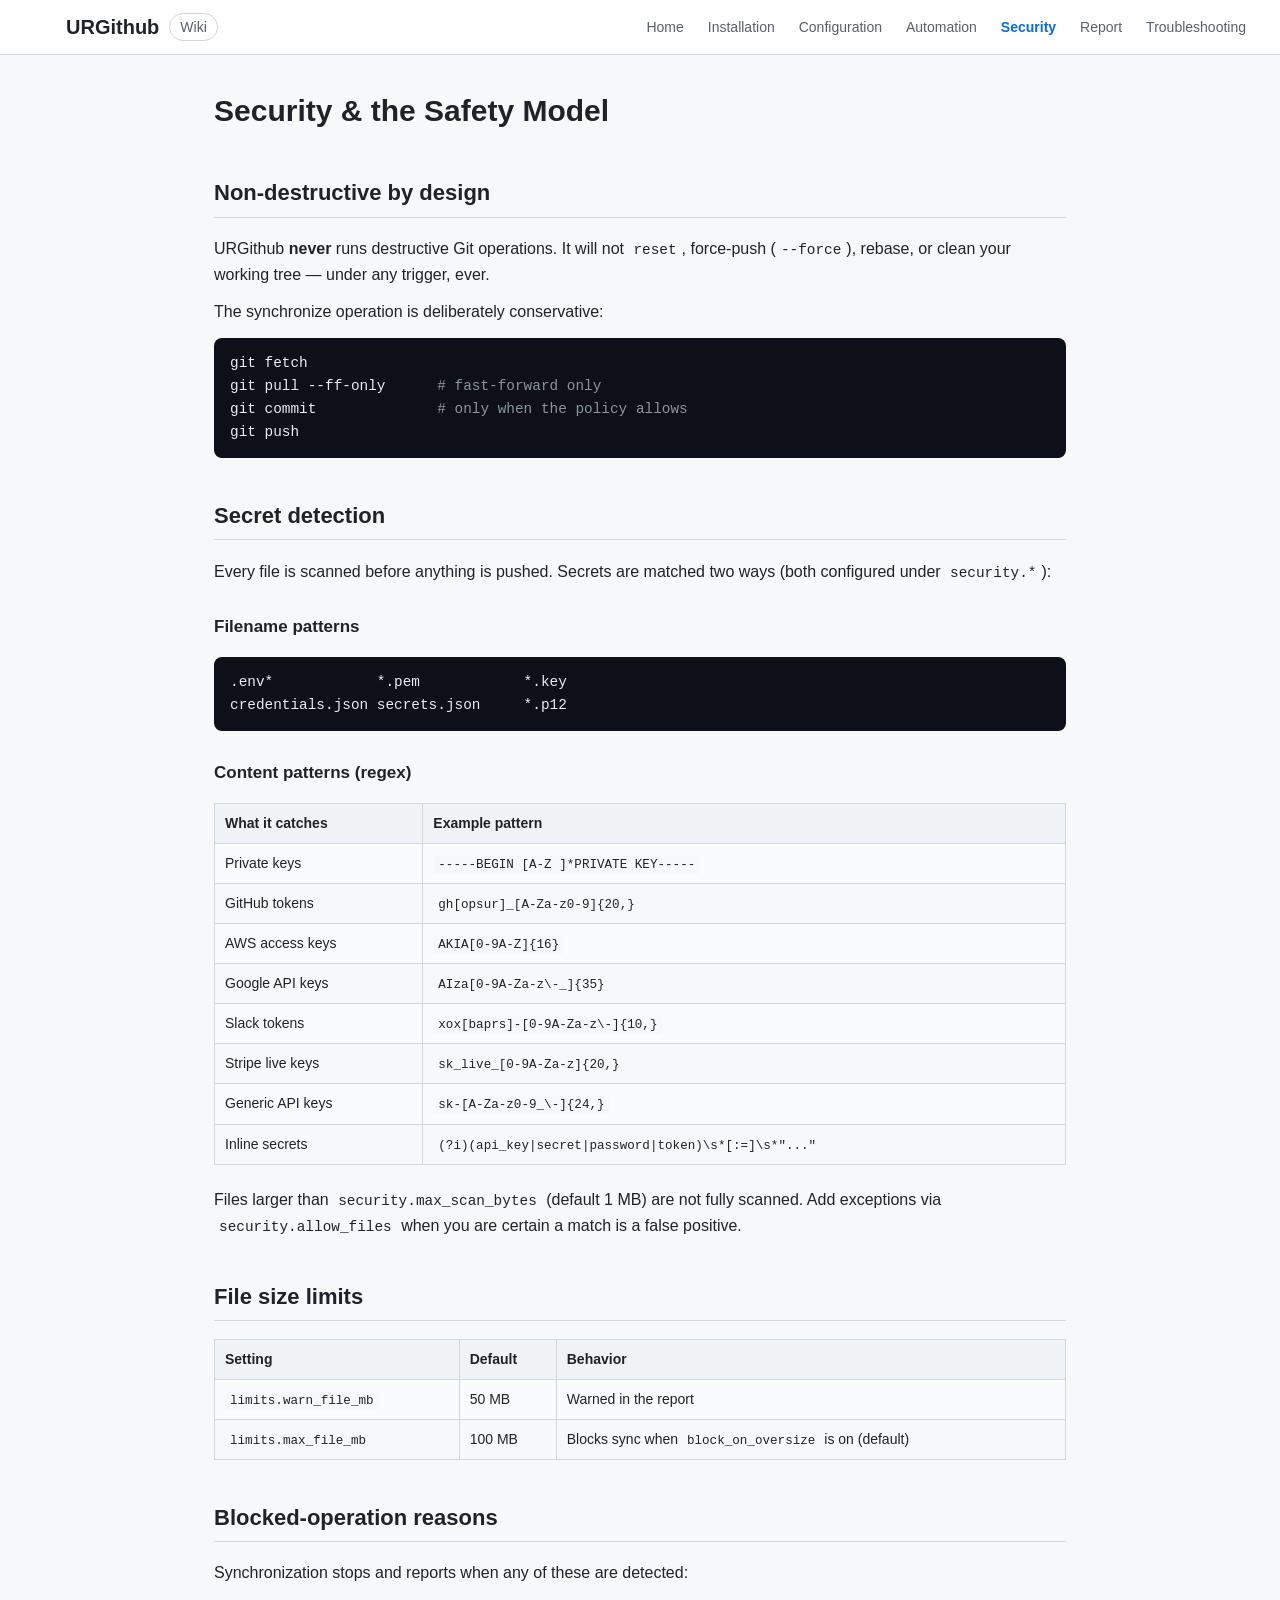
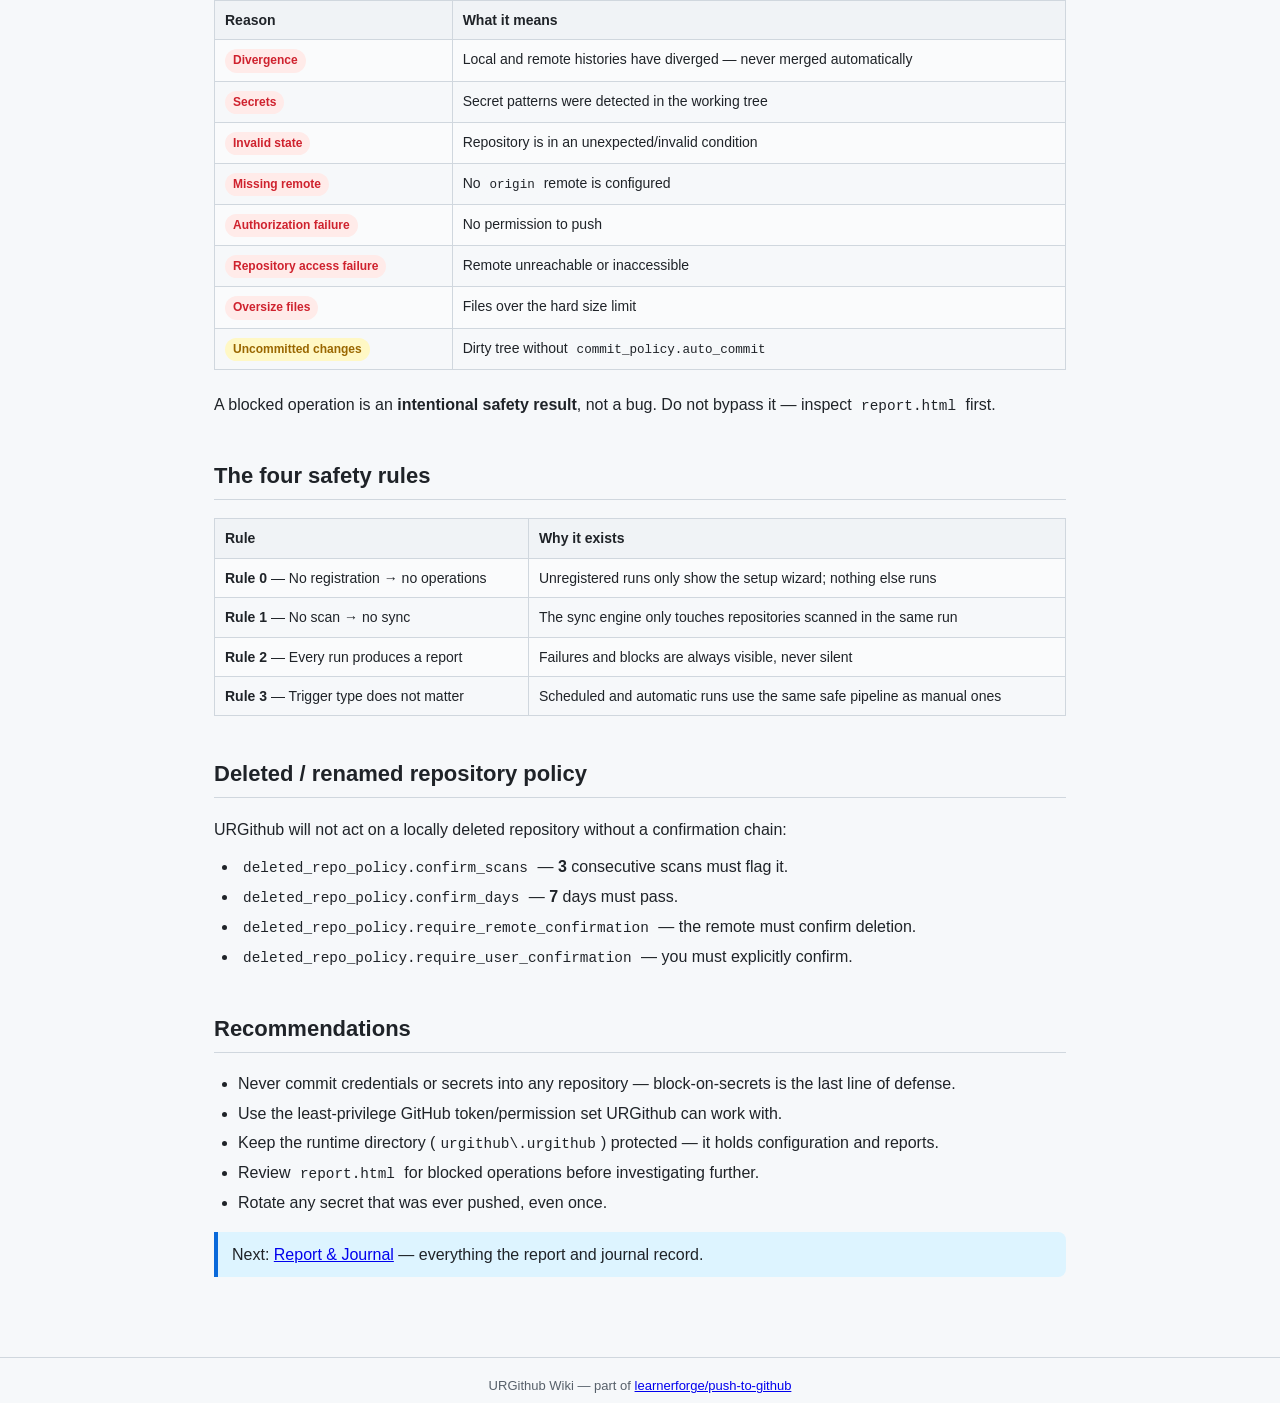
<file: wiki/security.html>
<!DOCTYPE html>
<html lang="en">
<head>
  <meta charset="utf-8">
  <meta name="viewport" content="width=device-width, initial-scale=1">
  <title>Security — URGithub Wiki</title>
  <link rel="stylesheet" href="style.css">
</head>
<body>
<header>
  <a class="brand" href="index.html"><img src="../assets/urgithub.svg" alt="URGithub icon"> URGithub <span class="wiki">Wiki</span></a>
  <nav>
    <a href="index.html">Home</a>
    <a href="installation.html">Installation</a>
    <a href="configuration.html">Configuration</a>
    <a href="automation.html">Automation</a>
    <a href="security.html" aria-current="page">Security</a>
    <a href="report.html">Report</a>
    <a href="troubleshooting.html">Troubleshooting</a>
  </nav>
</header>

<main>
  <h1>Security &amp; the Safety Model</h1>

  <h2>Non-destructive by design</h2>
  <p>URGithub <strong>never</strong> runs destructive Git operations. It will not <code>reset</code>, force-push (<code>--force</code>), rebase, or clean your working tree — under any trigger, ever.</p>
  <p>The synchronize operation is deliberately conservative:</p>
  <pre><code>git fetch
git pull --ff-only      <span class="c"># fast-forward only</span>
git commit              <span class="c"># only when the policy allows</span>
git push</code></pre>

  <h2>Secret detection</h2>
  <p>Every file is scanned before anything is pushed. Secrets are matched two ways (both configured under <code>security.*</code>):</p>

  <h3>Filename patterns</h3>
  <pre><code>.env*            *.pem            *.key
credentials.json secrets.json     *.p12</code></pre>

  <h3>Content patterns (regex)</h3>
  <table>
    <tr><th>What it catches</th><th>Example pattern</th></tr>
    <tr><td>Private keys</td><td><code>-----BEGIN [A-Z ]*PRIVATE KEY-----</code></td></tr>
    <tr><td>GitHub tokens</td><td><code>gh[opsur]_[A-Za-z0-9]{20,}</code></td></tr>
    <tr><td>AWS access keys</td><td><code>AKIA[0-9A-Z]{16}</code></td></tr>
    <tr><td>Google API keys</td><td><code>AIza[0-9A-Za-z\-_]{35}</code></td></tr>
    <tr><td>Slack tokens</td><td><code>xox[baprs]-[0-9A-Za-z\-]{10,}</code></td></tr>
    <tr><td>Stripe live keys</td><td><code>sk_live_[0-9A-Za-z]{20,}</code></td></tr>
    <tr><td>Generic API keys</td><td><code>sk-[A-Za-z0-9_\-]{24,}</code></td></tr>
    <tr><td>Inline secrets</td><td><code>(?i)(api_key|secret|password|token)\s*[:=]\s*"..."</code></td></tr>
  </table>
  <p>Files larger than <code>security.max_scan_bytes</code> (default 1&nbsp;MB) are not fully scanned. Add exceptions via <code>security.allow_files</code> when you are certain a match is a false positive.</p>

  <h2>File size limits</h2>
  <table>
    <tr><th>Setting</th><th>Default</th><th>Behavior</th></tr>
    <tr><td><code>limits.warn_file_mb</code></td><td>50 MB</td><td>Warned in the report</td></tr>
    <tr><td><code>limits.max_file_mb</code></td><td>100 MB</td><td>Blocks sync when <code>block_on_oversize</code> is on (default)</td></tr>
  </table>

  <h2>Blocked-operation reasons</h2>
  <p>Synchronization stops and reports when any of these are detected:</p>
  <table>
    <tr><th>Reason</th><th>What it means</th></tr>
    <tr><td><span class="badge red">Divergence</span></td><td>Local and remote histories have diverged — never merged automatically</td></tr>
    <tr><td><span class="badge red">Secrets</span></td><td>Secret patterns were detected in the working tree</td></tr>
    <tr><td><span class="badge red">Invalid state</span></td><td>Repository is in an unexpected/invalid condition</td></tr>
    <tr><td><span class="badge red">Missing remote</span></td><td>No <code>origin</code> remote is configured</td></tr>
    <tr><td><span class="badge red">Authorization failure</span></td><td>No permission to push</td></tr>
    <tr><td><span class="badge red">Repository access failure</span></td><td>Remote unreachable or inaccessible</td></tr>
    <tr><td><span class="badge red">Oversize files</span></td><td>Files over the hard size limit</td></tr>
    <tr><td><span class="badge yellow">Uncommitted changes</span></td><td>Dirty tree without <code>commit_policy.auto_commit</code></td></tr>
  </table>
  <p>A blocked operation is an <strong>intentional safety result</strong>, not a bug. Do not bypass it — inspect <code>report.html</code> first.</p>

  <h2>The four safety rules</h2>
  <table>
    <tr><th>Rule</th><th>Why it exists</th></tr>
    <tr><td><strong>Rule 0</strong> — No registration → no operations</td><td>Unregistered runs only show the setup wizard; nothing else runs</td></tr>
    <tr><td><strong>Rule 1</strong> — No scan → no sync</td><td>The sync engine only touches repositories scanned in the same run</td></tr>
    <tr><td><strong>Rule 2</strong> — Every run produces a report</td><td>Failures and blocks are always visible, never silent</td></tr>
    <tr><td><strong>Rule 3</strong> — Trigger type does not matter</td><td>Scheduled and automatic runs use the same safe pipeline as manual ones</td></tr>
  </table>

  <h2>Deleted / renamed repository policy</h2>
  <p>URGithub will not act on a locally deleted repository without a confirmation chain:</p>
  <ul>
    <li><code>deleted_repo_policy.confirm_scans</code> — <strong>3</strong> consecutive scans must flag it.</li>
    <li><code>deleted_repo_policy.confirm_days</code> — <strong>7</strong> days must pass.</li>
    <li><code>deleted_repo_policy.require_remote_confirmation</code> — the remote must confirm deletion.</li>
    <li><code>deleted_repo_policy.require_user_confirmation</code> — you must explicitly confirm.</li>
  </ul>

  <h2>Recommendations</h2>
  <ul>
    <li>Never commit credentials or secrets into any repository — block-on-secrets is the last line of defense.</li>
    <li>Use the least-privilege GitHub token/permission set URGithub can work with.</li>
    <li>Keep the runtime directory (<code>urgithub\.urgithub</code>) protected — it holds configuration and reports.</li>
    <li>Review <code>report.html</code> for blocked operations before investigating further.</li>
    <li>Rotate any secret that was ever pushed, even once.</li>
  </ul>

  <div class="callout">
    Next: <a href="report.html">Report &amp; Journal</a> — everything the report and journal record.
  </div>
</main>

<footer>URGithub Wiki — part of <a href="https://github.com/learnerforge/push-to-github">learnerforge/push-to-github</a></footer>
</body>
</html>
</file>
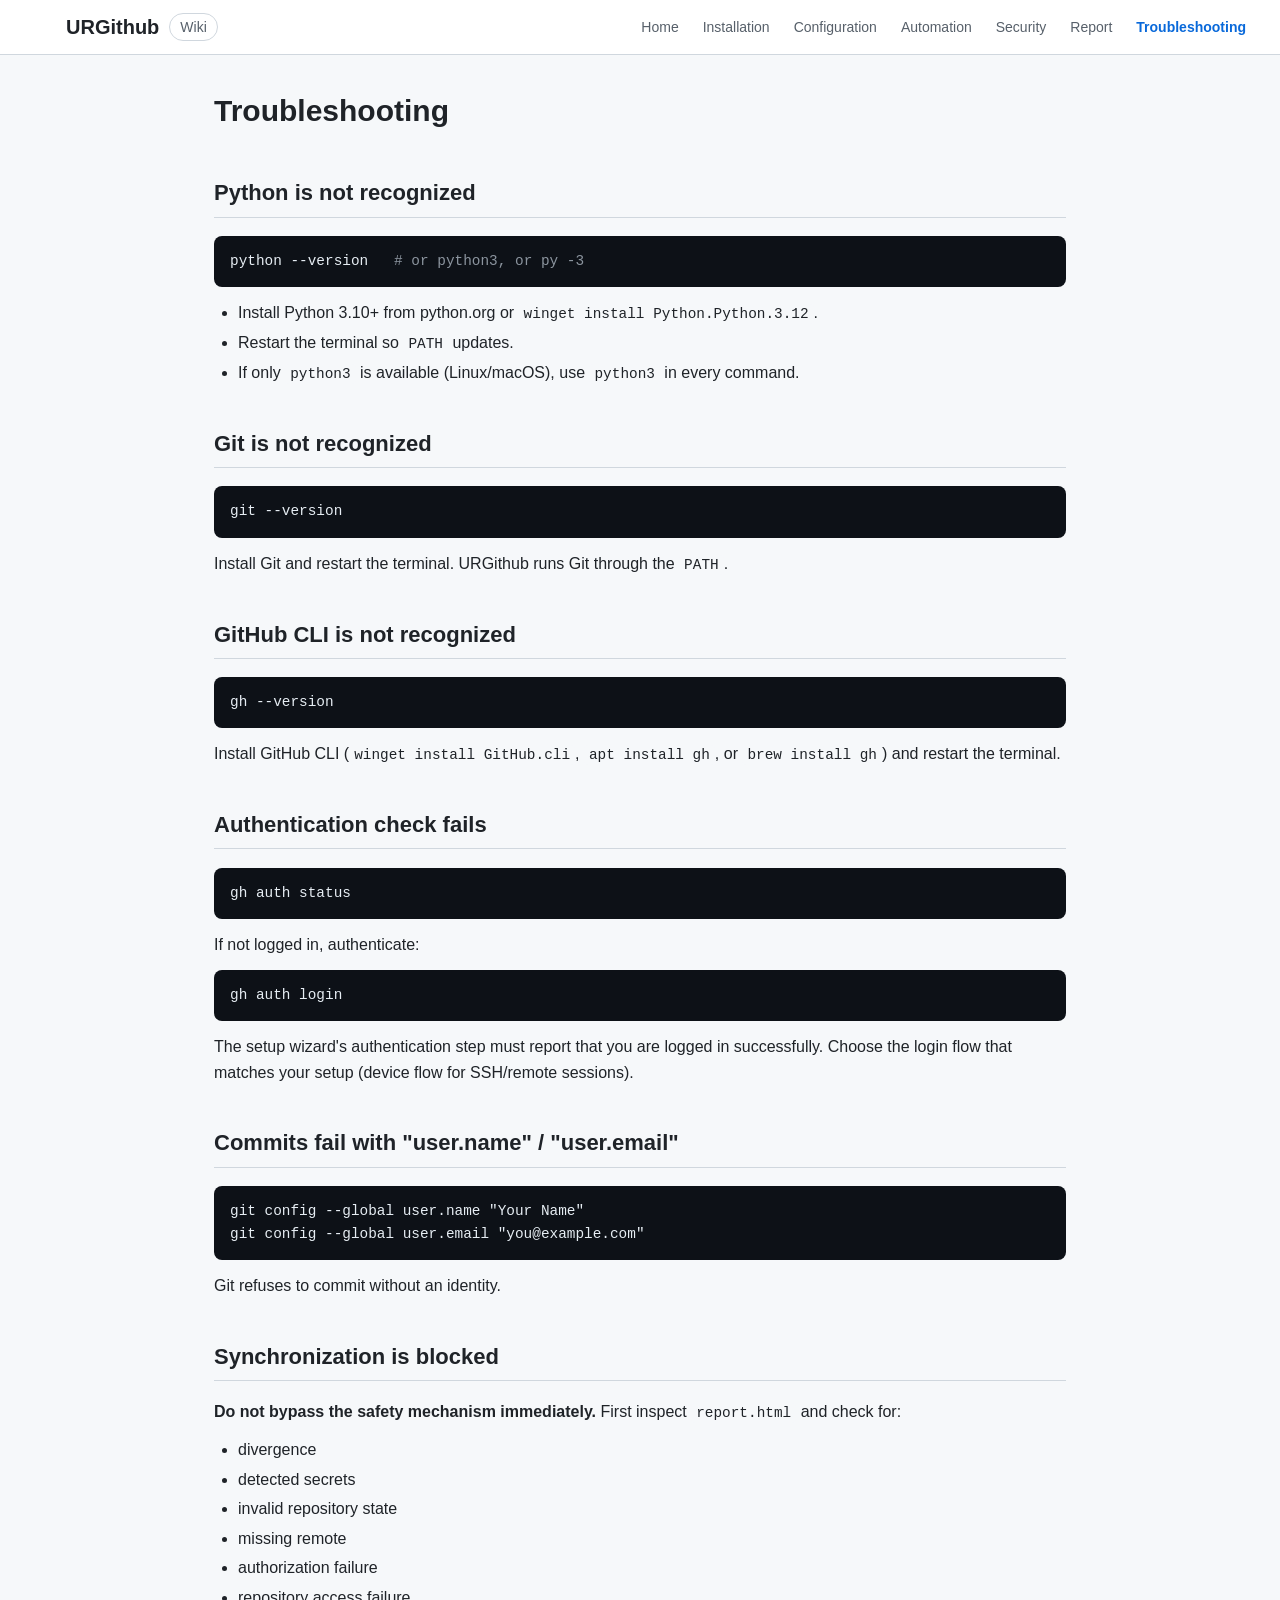
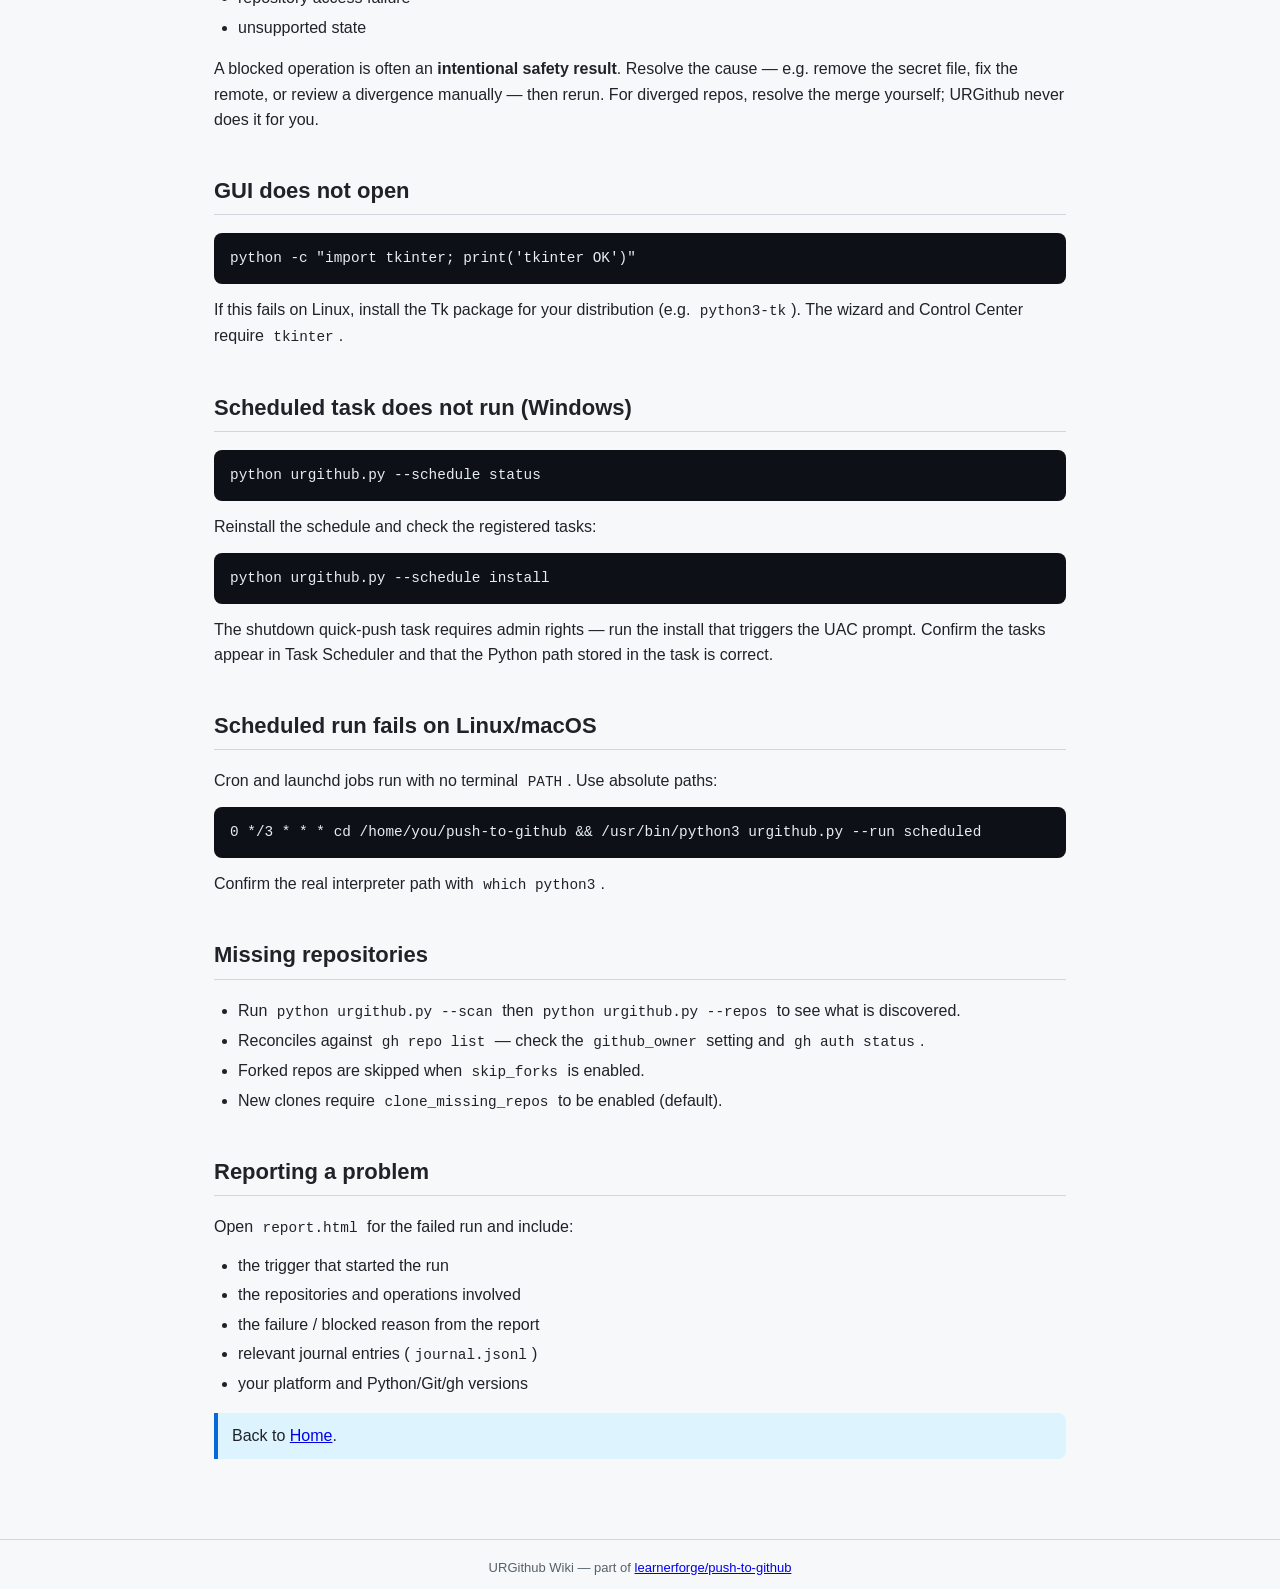
<file: wiki/troubleshooting.html>
<!DOCTYPE html>
<html lang="en">
<head>
  <meta charset="utf-8">
  <meta name="viewport" content="width=device-width, initial-scale=1">
  <title>Troubleshooting — URGithub Wiki</title>
  <link rel="stylesheet" href="style.css">
</head>
<body>
<header>
  <a class="brand" href="index.html"><img src="../assets/urgithub.svg" alt="URGithub icon"> URGithub <span class="wiki">Wiki</span></a>
  <nav>
    <a href="index.html">Home</a>
    <a href="installation.html">Installation</a>
    <a href="configuration.html">Configuration</a>
    <a href="automation.html">Automation</a>
    <a href="security.html">Security</a>
    <a href="report.html">Report</a>
    <a href="troubleshooting.html" aria-current="page">Troubleshooting</a>
  </nav>
</header>

<main>
  <h1>Troubleshooting</h1>

  <h2>Python is not recognized</h2>
  <pre><code>python --version   <span class="c"># or python3, or py -3</span></code></pre>
  <ul>
    <li>Install Python 3.10+ from python.org or <code>winget install Python.Python.3.12</code>.</li>
    <li>Restart the terminal so <code>PATH</code> updates.</li>
    <li>If only <code>python3</code> is available (Linux/macOS), use <code>python3</code> in every command.</li>
  </ul>

  <h2>Git is not recognized</h2>
  <pre><code>git --version</code></pre>
  <p>Install Git and restart the terminal. URGithub runs Git through the <code>PATH</code>.</p>

  <h2>GitHub CLI is not recognized</h2>
  <pre><code>gh --version</code></pre>
  <p>Install GitHub CLI (<code>winget install GitHub.cli</code>, <code>apt install gh</code>, or <code>brew install gh</code>) and restart the terminal.</p>

  <h2>Authentication check fails</h2>
  <pre><code>gh auth status</code></pre>
  <p>If not logged in, authenticate:</p>
  <pre><code>gh auth login</code></pre>
  <p>The setup wizard's authentication step must report that you are logged in successfully. Choose the login flow that matches your setup (device flow for SSH/remote sessions).</p>

  <h2>Commits fail with "user.name" / "user.email"</h2>
  <pre><code>git config --global user.name "Your Name"
git config --global user.email "you@example.com"</code></pre>
  <p>Git refuses to commit without an identity.</p>

  <h2>Synchronization is blocked</h2>
  <p><strong>Do not bypass the safety mechanism immediately.</strong> First inspect <code>report.html</code> and check for:</p>
  <ul>
    <li>divergence</li>
    <li>detected secrets</li>
    <li>invalid repository state</li>
    <li>missing remote</li>
    <li>authorization failure</li>
    <li>repository access failure</li>
    <li>unsupported state</li>
  </ul>
  <p>A blocked operation is often an <strong>intentional safety result</strong>. Resolve the cause — e.g. remove the secret file, fix the remote, or review a divergence manually — then rerun. For diverged repos, resolve the merge yourself; URGithub never does it for you.</p>

  <h2>GUI does not open</h2>
  <pre><code>python -c "import tkinter; print('tkinter OK')"</code></pre>
  <p>If this fails on Linux, install the Tk package for your distribution (e.g. <code>python3-tk</code>). The wizard and Control Center require <code>tkinter</code>.</p>

  <h2>Scheduled task does not run (Windows)</h2>
  <pre><code>python urgithub.py --schedule status</code></pre>
  <p>Reinstall the schedule and check the registered tasks:</p>
  <pre><code>python urgithub.py --schedule install</code></pre>
  <p>The shutdown quick-push task requires admin rights — run the install that triggers the UAC prompt. Confirm the tasks appear in Task Scheduler and that the Python path stored in the task is correct.</p>

  <h2>Scheduled run fails on Linux/macOS</h2>
  <p>Cron and launchd jobs run with no terminal <code>PATH</code>. Use absolute paths:</p>
  <pre><code>0 */3 * * * cd /home/you/push-to-github && /usr/bin/python3 urgithub.py --run scheduled</code></pre>
  <p>Confirm the real interpreter path with <code>which python3</code>.</p>

  <h2>Missing repositories</h2>
  <ul>
    <li>Run <code>python urgithub.py --scan</code> then <code>python urgithub.py --repos</code> to see what is discovered.</li>
    <li>Reconciles against <code>gh repo list</code> — check the <code>github_owner</code> setting and <code>gh auth status</code>.</li>
    <li>Forked repos are skipped when <code>skip_forks</code> is enabled.</li>
    <li>New clones require <code>clone_missing_repos</code> to be enabled (default).</li>
  </ul>

  <h2>Reporting a problem</h2>
  <p>Open <code>report.html</code> for the failed run and include:</p>
  <ul>
    <li>the trigger that started the run</li>
    <li>the repositories and operations involved</li>
    <li>the failure / blocked reason from the report</li>
    <li>relevant journal entries (<code>journal.jsonl</code>)</li>
    <li>your platform and Python/Git/gh versions</li>
  </ul>

  <div class="callout">
    Back to <a href="index.html">Home</a>.
  </div>
</main>

<footer>URGithub Wiki — part of <a href="https://github.com/learnerforge/push-to-github">learnerforge/push-to-github</a></footer>
</body>
</html>
</file>
<file: wiki/style.css>
/* URGithub Wiki — shared stylesheet */
:root {
  --bg: #f6f8fa;
  --panel: #ffffff;
  --ink: #1f2328;
  --muted: #57606a;
  --border: #d0d7de;
  --accent: #0969da;
  --accent-soft: #ddf4ff;
  --green: #1a7f37;
  --red: #cf222e;
  --yellow: #9a6700;
  --code-bg: #f6f8fa;
  --radius: 8px;
}

* { box-sizing: border-box; }

body {
  margin: 0;
  font-family: -apple-system, "Segoe UI", Roboto, "Helvetica Neue", Arial, sans-serif;
  background: var(--bg);
  color: var(--ink);
  line-height: 1.6;
}

header {
  position: sticky;
  top: 0;
  z-index: 10;
  display: flex;
  align-items: center;
  justify-content: space-between;
  gap: 16px;
  flex-wrap: wrap;
  background: var(--panel);
  border-bottom: 1px solid var(--border);
  padding: 10px 24px;
}

.brand {
  display: inline-flex;
  align-items: center;
  gap: 10px;
  font-size: 20px;
  font-weight: 700;
  color: var(--ink);
  text-decoration: none;
}

.brand img { height: 32px; width: 32px; }

.brand .wiki {
  font-weight: 500;
  font-size: 14px;
  color: var(--muted);
  border: 1px solid var(--border);
  border-radius: 20px;
  padding: 2px 10px;
}

nav { display: flex; flex-wrap: wrap; gap: 4px; }

nav a {
  color: var(--muted);
  text-decoration: none;
  font-size: 14px;
  padding: 6px 10px;
  border-radius: 6px;
}

nav a:hover { color: var(--ink); background: var(--code-bg); }
nav a[aria-current="page"] { color: var(--accent); font-weight: 600; }

main {
  max-width: 900px;
  margin: 0 auto;
  padding: 32px 24px 64px;
}

h1 { font-size: 30px; margin: 0 0 8px; }
h2 { font-size: 22px; margin-top: 40px; border-bottom: 1px solid var(--border); padding-bottom: 6px; }
h3 { font-size: 17px; margin-top: 28px; }

p { margin: 12px 0; }
ul, ol { margin: 8px 0 16px; padding-left: 24px; }
li { margin: 4px 0; }
code { font-family: ui-monospace, SFMono-Regular, Consolas, monospace; font-size: 0.9em; background: var(--code-bg); padding: 2px 5px; border-radius: 4px; }
pre { background: #0d1117; color: #e6edf3; padding: 14px 16px; border-radius: var(--radius); overflow-x: auto; }
pre code { background: transparent; color: inherit; padding: 0; }
pre .c { color: #8b949e; }

table { border-collapse: collapse; width: 100%; margin: 14px 0 22px; font-size: 14px; }
th, td { border: 1px solid var(--border); padding: 8px 10px; text-align: left; vertical-align: top; }
th { background: #f0f3f6; font-weight: 600; }
tr:nth-child(even) td { background: #fafbfc; }

.callout { border-left: 4px solid var(--accent); background: var(--accent-soft); padding: 10px 14px; border-radius: 0 var(--radius) var(--radius) 0; margin: 16px 0; }
.callout.warn { border-color: #d4a72c; background: #fff8c5; }
.callout.danger { border-color: var(--red); background: #ffebe9; }
.callout.ok { border-color: var(--green); background: #dafbe1; }

.grid { display: grid; grid-template-columns: repeat(auto-fit, minmax(240px, 1fr)); gap: 14px; margin: 18px 0; }
.card { background: var(--panel); border: 1px solid var(--border); border-radius: var(--radius); padding: 16px; }
.card h3 { margin: 0 0 6px; font-size: 16px; }
.card p { margin: 0; font-size: 14px; color: var(--muted); }
.card a { color: var(--accent); text-decoration: none; }
.card a:hover { text-decoration: underline; }

footer {
  border-top: 1px solid var(--border);
  padding: 18px 24px;
  text-align: center;
  color: var(--muted);
  font-size: 13px;
}

.kbd { font-family: ui-monospace, Consolas, monospace; background: var(--code-bg); border: 1px solid var(--border); border-bottom-width: 2px; border-radius: 4px; padding: 0 6px; font-size: 0.85em; }

.badge { display: inline-block; font-size: 12px; font-weight: 600; padding: 2px 8px; border-radius: 12px; }
.badge.green { background: #dafbe1; color: var(--green); }
.badge.red { background: #ffebe9; color: var(--red); }
.badge.yellow { background: #fff8c5; color: var(--yellow); }

@media (max-width: 640px) {
  header { justify-content: center; }
  main { padding: 24px 14px 48px; }
}
</file>
